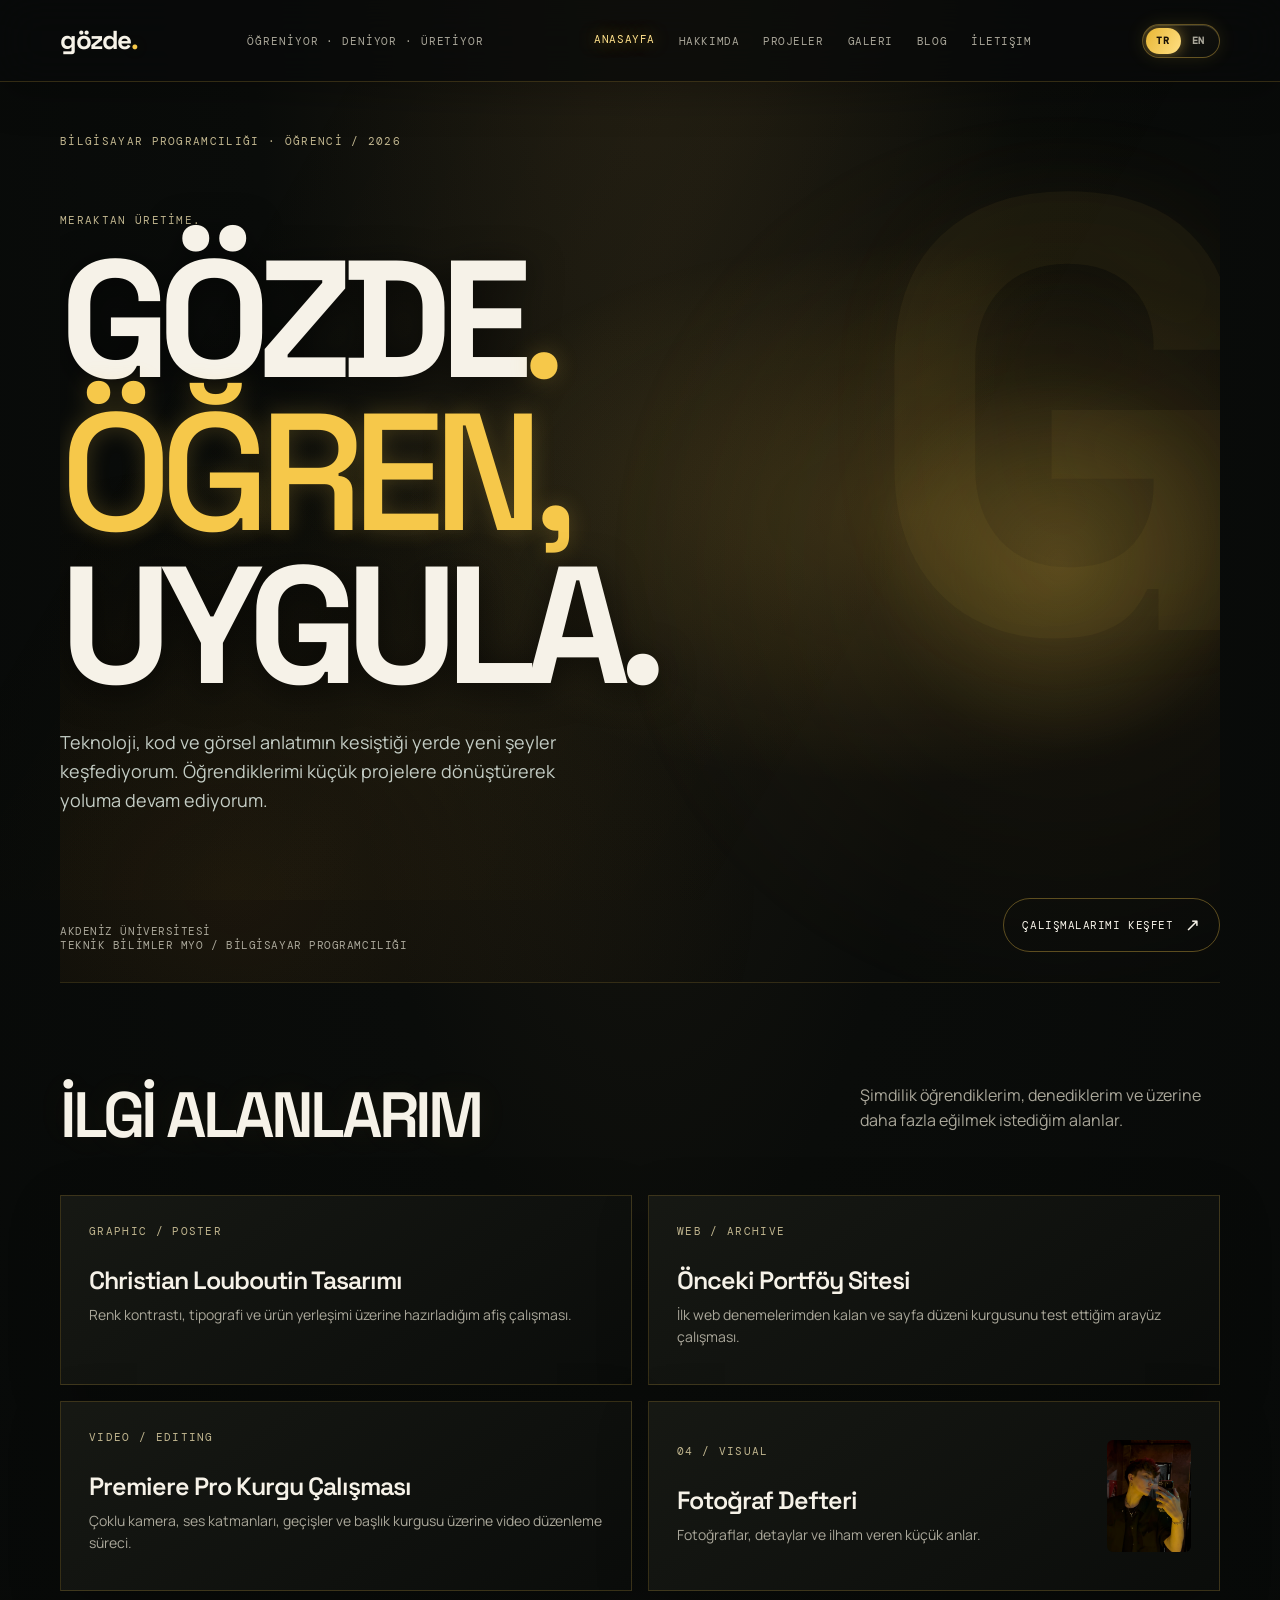
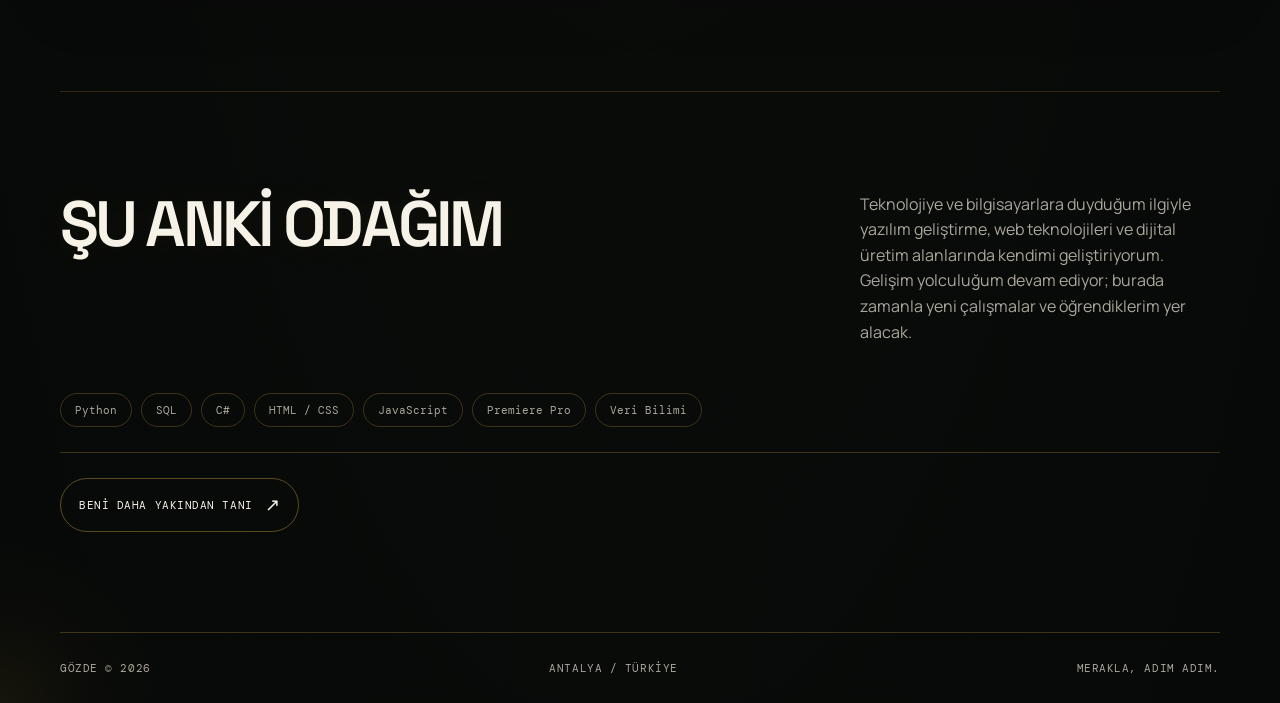
<file: index.html>
<!doctype html>
<html lang="tr">
<head>
  <meta charset="utf-8">
  <meta name="viewport" content="width=device-width,initial-scale=1">
  <meta name="theme-color" content="#101512">
  <meta name="description" content="Gözde — Bilgisayar Programcılığı öğrencisi, yazılım ve dijital üretim meraklısı." data-tr="Gözde — Bilgisayar Programcılığı öğrencisi, yazılım ve dijital üretim meraklısı." data-en="Gözde — Computer Programming student, software and digital creation enthusiast.">
  <title data-tr="Anasayfa — Gözde" data-en="Home — Gözde">Anasayfa — Gözde</title>
  <link rel="stylesheet" href="css/style.css">
</head>
<body>
  <header class="header">
    <a class="brand" href="index.html">gözde<span>.</span></a>
    <div class="status" data-tr="ÖĞRENİYOR · DENİYOR · ÜRETİYOR" data-en="LEARNING · EXPERIMENTING · BUILDING">ÖĞRENİYOR · DENİYOR · ÜRETİYOR</div>
    <button class="menu-toggle" aria-expanded="false" data-tr="MENÜ" data-en="MENU">MENÜ</button>
    <nav class="nav"><a class="active" href="index.html" data-tr="ANASAYFA" data-en="HOME">ANASAYFA</a><a class="" href="about.html" data-tr="HAKKIMDA" data-en="ABOUT">HAKKIMDA</a><a class="" href="projects.html" data-tr="PROJELER" data-en="PROJECTS">PROJELER</a><a class="" href="gallery.html" data-tr="GALERI" data-en="GALLERY">GALERI</a><a class="" href="blog.html" data-tr="BLOG" data-en="BLOG">BLOG</a><a class="" href="contact.html" data-tr="İLETIŞIM" data-en="CONTACT">İLETIŞIM</a></nav>
    <button class="lang-switch" id="langSwitch" type="button" aria-label="Dil değiştir / Switch language" data-lang="tr" title="Türkçe / English">
      <span class="lang-pill" aria-hidden="true"></span>
      <span class="lang-opt lang-tr active" data-lang="tr">TR</span>
      <span class="lang-opt lang-en" data-lang="en">EN</span>
      <span class="lang-shine" aria-hidden="true"></span>
    </button>
  </header>

  <main class="wrap">
    <section class="hero">
      <div class="eyebrow" data-tr="BİLGİSAYAR PROGRAMCILIĞI · ÖĞRENCİ / 2026" data-en="COMPUTER PROGRAMMING · STUDENT / 2026">BİLGİSAYAR PROGRAMCILIĞI · ÖĞRENCİ / 2026</div>
      <div class="hero-content">
        <div class="eyebrow" data-tr="MERAKTAN ÜRETİME." data-en="FROM CURIOSITY TO CREATION.">MERAKTAN ÜRETİME.</div>
        <h1>
          <span class="hero-line-1" data-tr="GÖZDE" data-en="GÖZDE">GÖZDE</span><span class="soft">.</span><br>
          <span class="soft hero-line-2" data-tr="ÖĞREN," data-en="LEARN,">ÖĞREN,</span><br>
          <span class="hero-line-3" data-tr="UYGULA." data-en="APPLY.">UYGULA.</span>
        </h1>
        <p data-tr="Teknoloji, kod ve görsel anlatımın kesiştiği yerde yeni şeyler keşfediyorum. Öğrendiklerimi küçük projelere dönüştürerek yoluma devam ediyorum." data-en="I explore new ideas where technology, code, and visual storytelling meet. I keep moving forward by turning what I learn into small projects.">Teknoloji, kod ve görsel anlatımın kesiştiği yerde yeni şeyler keşfediyorum. Öğrendiklerimi küçük projelere dönüştürerek yoluma devam ediyorum.</p>
      </div>
      <div class="hero-bottom">
        <p data-tr="AKDENİZ ÜNİVERSİTESİ<br>TEKNİK BİLİMLER MYO / BİLGİSAYAR PROGRAMCILIĞI" data-en="AKDENİZ UNIVERSITY<br>VOCATIONAL SCHOOL OF TECHNICAL SCIENCES / COMPUTER PROGRAMMING">AKDENİZ ÜNİVERSİTESİ<br>TEKNİK BİLİMLER MYO / BİLGİSAYAR PROGRAMCILIĞI</p>
        <a class="round-link" href="projects.html"><span data-tr="ÇALIŞMALARIMI KEŞFET" data-en="EXPLORE MY WORK">ÇALIŞMALARIMI KEŞFET</span> <span class="arrow">↗</span></a>
      </div>
    </section>

    <section class="section">
      <div class="section-head">
        <h2 data-tr="İLGİ ALANLARIM" data-en="MY INTERESTS">İLGİ ALANLARIM</h2>
        <p data-tr="Şimdilik öğrendiklerim, denediklerim ve üzerine daha fazla eğilmek istediğim alanlar." data-en="What I have learned so far, tried out, and areas I want to dive deeper into.">Şimdilik öğrendiklerim, denediklerim ve üzerine daha fazla eğilmek istediğim alanlar.</p>
      </div>
      <div class="feature-grid">
        <a class="feature reveal" href="projects.html">
          <span class="label" data-tr="GRAPHIC / POSTER" data-en="GRAPHIC / POSTER">GRAPHIC / POSTER</span>
          <h3 data-tr="Christian Louboutin Tasarımı" data-en="Christian Louboutin Design">Christian Louboutin Tasarımı</h3>
          <p data-tr="Renk kontrastı, tipografi ve ürün yerleşimi üzerine hazırladığım afiş çalışması." data-en="A poster design focusing on color contrast, typography, and product placement.">Renk kontrastı, tipografi ve ürün yerleşimi üzerine hazırladığım afiş çalışması.</p>
        </a>
        <a class="feature reveal" href="projects.html">
          <span class="label" data-tr="WEB / ARCHIVE" data-en="WEB / ARCHIVE">WEB / ARCHIVE</span>
          <h3 data-tr="Önceki Portföy Sitesi" data-en="Previous Portfolio Site">Önceki Portföy Sitesi</h3>
          <p data-tr="İlk web denemelerimden kalan ve sayfa düzeni kurgusunu test ettiğim arayüz çalışması." data-en="An early interface experiment from my first web attempts where I tested page layout structure.">İlk web denemelerimden kalan ve sayfa düzeni kurgusunu test ettiğim arayüz çalışması.</p>
        </a>
        <a class="feature reveal" href="projects.html">
          <span class="label" data-tr="VIDEO / EDITING" data-en="VIDEO / EDITING">VIDEO / EDITING</span>
          <h3 data-tr="Premiere Pro Kurgu Çalışması" data-en="Premiere Pro Editing Project">Premiere Pro Kurgu Çalışması</h3>
          <p data-tr="Çoklu kamera, ses katmanları, geçişler ve başlık kurgusu üzerine video düzenleme süreci." data-en="A video editing workflow covering multicam, audio layers, transitions, and title sequencing.">Çoklu kamera, ses katmanları, geçişler ve başlık kurgusu üzerine video düzenleme süreci.</p>
        </a>
        <a class="feature reveal feature-with-photo" href="gallery.html">
          <div class="feature-text">
            <span class="label" data-tr="04 / VISUAL" data-en="04 / VISUAL">04 / VISUAL</span>
            <h3 data-tr="Fotoğraf Defteri" data-en="Photo Journal">Fotoğraf Defteri</h3>
            <p data-tr="Fotoğraflar, detaylar ve ilham veren küçük anlar." data-en="Photographs, details, and inspiring little moments.">Fotoğraflar, detaylar ve ilham veren küçük anlar.</p>
          </div>
          <img src="images/1.jpeg" alt="Görsel Dünyam" data-tr-alt="Görsel Dünyam" data-en-alt="My Visual World" class="mini-card-photo">
        </a>
      </div>
    </section>

    <section class="section">
      <div class="section-head">
        <h2 data-tr="ŞU ANKİ ODAĞIM" data-en="CURRENT FOCUS">ŞU ANKİ ODAĞIM</h2>
        <p data-tr="Teknolojiye ve bilgisayarlara duyduğum ilgiyle yazılım geliştirme, web teknolojileri ve dijital üretim alanlarında kendimi geliştiriyorum. Gelişim yolculuğum devam ediyor; burada zamanla yeni çalışmalar ve öğrendiklerim yer alacak." data-en="Driven by my curiosity for technology and computers, I am growing in software development, web technologies, and digital production. My learning journey continues, and new work will join here over time.">Teknolojiye ve bilgisayarlara duyduğum ilgiyle yazılım geliştirme, web teknolojileri ve dijital üretim alanlarında kendimi geliştiriyorum. Gelişim yolculuğum devam ediyor; burada zamanla yeni çalışmalar ve öğrendiklerim yer alacak.</p>
      </div>
      <div class="skills">
        <span>Python</span>
        <span>SQL</span>
        <span>C#</span>
        <span>HTML / CSS</span>
        <span>JavaScript</span>
        <span>Premiere Pro</span>
        <span data-tr="Veri Bilimi" data-en="Data Science">Veri Bilimi</span>
      </div>
      <div class="subtle-line"></div>
      <a class="round-link" href="about.html"><span data-tr="BENİ DAHA YAKINDAN TANI" data-en="GET TO KNOW ME BETTER">BENİ DAHA YAKINDAN TANI</span> <span class="arrow">↗</span></a>
    </section>
  </main>

  <footer class="footer wrap">
    <span>GÖZDE © <span id="year"></span></span>
    <span data-tr="ANTALYA / TÜRKİYE" data-en="ANTALYA / TÜRKIYE">ANTALYA / TÜRKİYE</span>
    <span data-tr="MERAKLA, ADIM ADIM." data-en="STEP BY STEP, WITH CURIOSITY.">MERAKLA, ADIM ADIM.</span>
  </footer>

  <script src="js/main.js"></script>
</body>
</html>
</file>
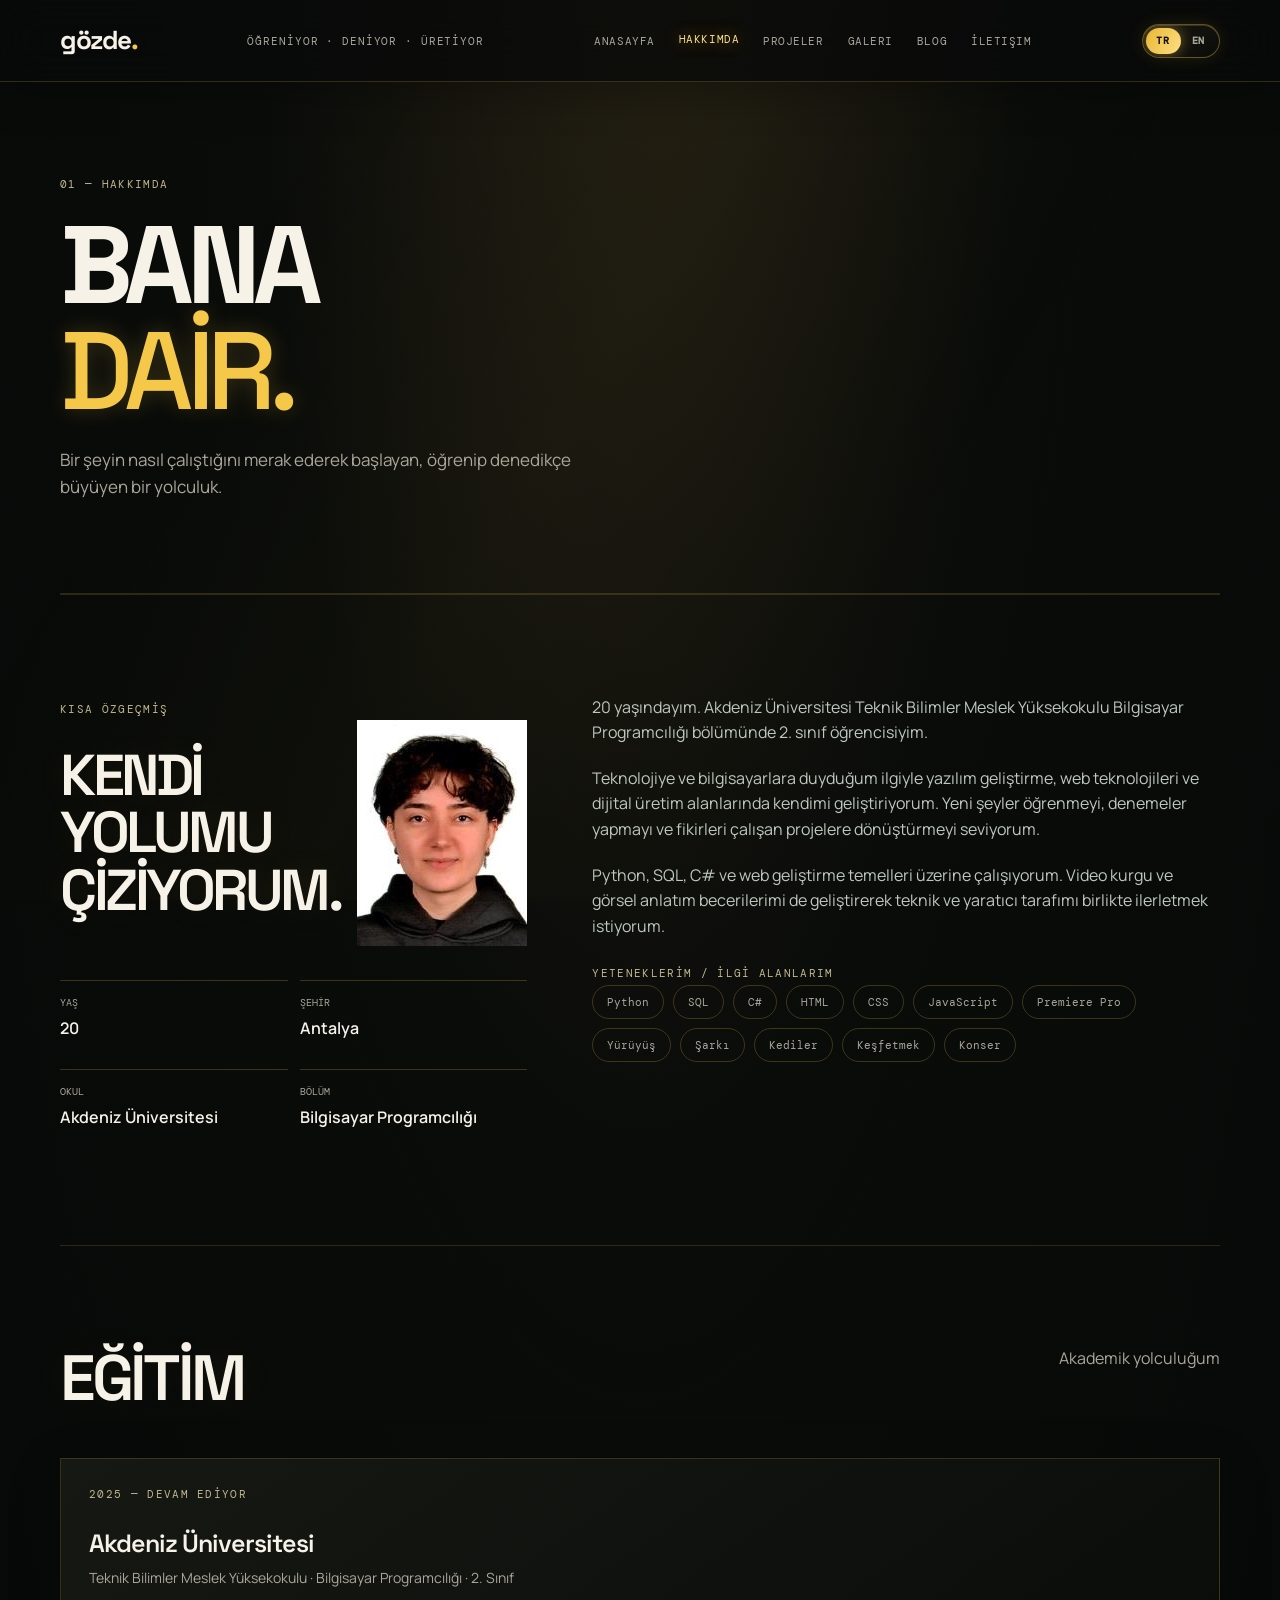
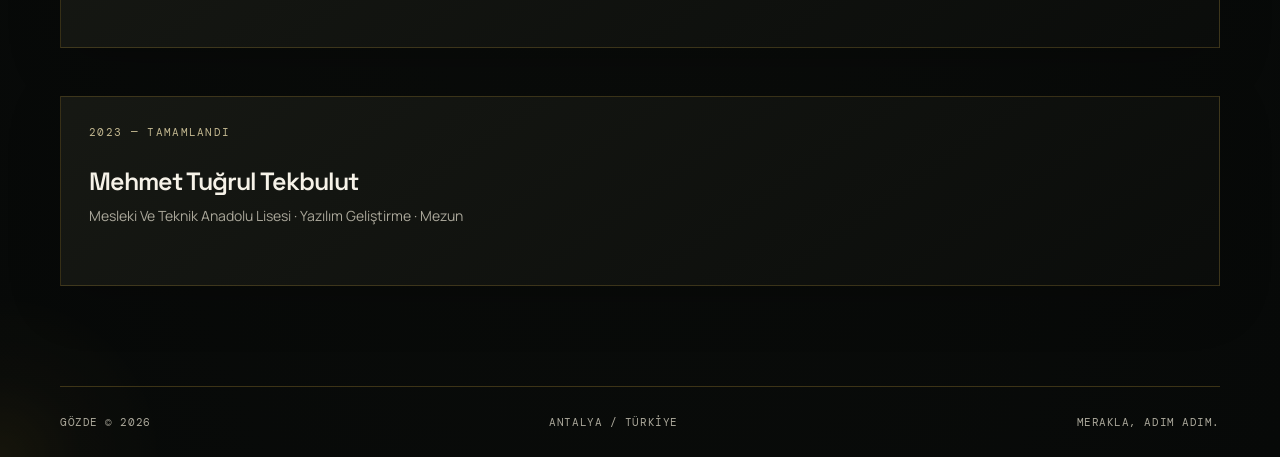
<file: about.html>
<!doctype html>
<html lang="tr">

<head>
    <meta charset="utf-8">
    <meta name="viewport" content="width=device-width,initial-scale=1">
    <meta name="theme-color" content="#101512">
    <meta name="description" content="Gözde — Bilgisayar Programcılığı öğrencisi, yazılım ve dijital üretim meraklısı." data-tr="Gözde — Bilgisayar Programcılığı öğrencisi, yazılım ve dijital üretim meraklısı." data-en="Gözde — Computer Programming student, software and digital creation enthusiast.">
    <title data-tr="Hakkımda — Gözde" data-en="About — Gözde">Hakkımda — Gözde</title>
    <link rel="stylesheet" href="css/style.css">
</head>

<body>
    <header class="header">
    <a class="brand" href="index.html">gözde<span>.</span></a>
    <div class="status" data-tr="ÖĞRENİYOR · DENİYOR · ÜRETİYOR" data-en="LEARNING · EXPERIMENTING · BUILDING">ÖĞRENİYOR · DENİYOR · ÜRETİYOR</div>
    <button class="menu-toggle" aria-expanded="false" data-tr="MENÜ" data-en="MENU">MENÜ</button>
    <nav class="nav"><a class="" href="index.html" data-tr="ANASAYFA" data-en="HOME">ANASAYFA</a><a class="active" href="about.html" data-tr="HAKKIMDA" data-en="ABOUT">HAKKIMDA</a><a class="" href="projects.html" data-tr="PROJELER" data-en="PROJECTS">PROJELER</a><a class="" href="gallery.html" data-tr="GALERI" data-en="GALLERY">GALERI</a><a class="" href="blog.html" data-tr="BLOG" data-en="BLOG">BLOG</a><a class="" href="contact.html" data-tr="İLETIŞIM" data-en="CONTACT">İLETIŞIM</a></nav>
    <button class="lang-switch" id="langSwitch" type="button" aria-label="Dil değiştir / Switch language" data-lang="tr" title="Türkçe / English">
      <span class="lang-pill" aria-hidden="true"></span>
      <span class="lang-opt lang-tr active" data-lang="tr">TR</span>
      <span class="lang-opt lang-en" data-lang="en">EN</span>
      <span class="lang-shine" aria-hidden="true"></span>
    </button>
  </header>
    <main class="wrap">
        <section class="inner-hero">
            <div class="eyebrow" data-tr="01 — HAKKIMDA" data-en="01 — ABOUT">01 — HAKKIMDA</div>
            <h1>
              <span data-tr="BANA" data-en="ABOUT">BANA</span><br>
              <em data-tr="DAİR." data-en="ME.">DAİR.</em>
            </h1>
            <p data-tr="Bir şeyin nasıl çalıştığını merak ederek başlayan, öğrenip denedikçe büyüyen bir yolculuk." data-en="A journey that started with wondering how things work and grows as I learn and experiment.">Bir şeyin nasıl çalıştığını merak ederek başlayan, öğrenip denedikçe büyüyen bir yolculuk.</p>
        </section>
        <section class="section two-col">
            <div><span class="eyebrow" data-tr="KISA ÖZGEÇMİŞ" data-en="SHORT BIO">KISA ÖZGEÇMİŞ</span>
               <div class="heading-photo-row">
    <h2 class="big-heading" data-tr="KENDİ<br>YOLUMU<br>ÇİZİYORUM." data-en="CHARTING<br>MY OWN<br>PATH.">KENDİ<br>YOLUMU<br>ÇİZİYORUM.</h2>
    <img src="images/VESİKALİK.jpg" alt="Gözde" data-tr-alt="Gözde" data-en-alt="Gözde" class="side-photo">
</div>
                
                <div class="facts">
                    <div class="fact"><span data-tr="YAŞ" data-en="AGE">YAŞ</span><b>20</b></div>
                    <div class="fact"><span data-tr="ŞEHİR" data-en="CITY">ŞEHİR</span><b data-tr="Antalya" data-en="Antalya">Antalya</b></div>
                    <div class="fact"><span data-tr="OKUL" data-en="UNIVERSITY">OKUL</span><b data-tr="Akdeniz Üniversitesi" data-en="Akdeniz University">Akdeniz Üniversitesi</b></div>
                    <div class="fact"><span data-tr="BÖLÜM" data-en="MAJOR">BÖLÜM</span><b data-tr="Bilgisayar Programcılığı" data-en="Computer Programming">Bilgisayar Programcılığı</b></div>
                </div>
            </div>
            <div class="copy">
                <p data-tr="20 yaşındayım. Akdeniz Üniversitesi Teknik Bilimler Meslek Yüksekokulu Bilgisayar Programcılığı bölümünde 2. sınıf öğrencisiyim." data-en="I am 20 years old and a second-year Computer Programming student at Akdeniz University Vocational School of Technical Sciences.">20 yaşındayım. Akdeniz Üniversitesi Teknik Bilimler Meslek Yüksekokulu Bilgisayar Programcılığı bölümünde 2. sınıf öğrencisiyim.</p>
                <p data-tr="Teknolojiye ve bilgisayarlara duyduğum ilgiyle yazılım geliştirme, web teknolojileri ve dijital üretim alanlarında kendimi geliştiriyorum. Yeni şeyler öğrenmeyi, denemeler yapmayı ve fikirleri çalışan projelere dönüştürmeyi seviyorum." data-en="Driven by my curiosity for technology and computers, I am developing my skills in software development, web technologies, and digital creation. I enjoy learning new things, running experiments, and turning ideas into working projects.">Teknolojiye ve bilgisayarlara duyduğum ilgiyle yazılım geliştirme, web teknolojileri ve dijital üretim alanlarında kendimi geliştiriyorum. Yeni şeyler öğrenmeyi, denemeler yapmayı ve fikirleri çalışan projelere dönüştürmeyi seviyorum.</p>
                <p data-tr="Python, SQL, C# ve web geliştirme temelleri üzerine çalışıyorum. Video kurgu ve görsel anlatım becerilerimi de geliştirerek teknik ve yaratıcı tarafımı birlikte ilerletmek istiyorum." data-en="I work on Python, SQL, C#, and web development fundamentals. By also advancing my video editing and visual storytelling skills, I want to grow both my technical and creative sides together.">Python, SQL, C# ve web geliştirme temelleri üzerine çalışıyorum. Video kurgu ve görsel anlatım becerilerimi de geliştirerek teknik ve yaratıcı tarafımı birlikte ilerletmek istiyorum.</p><span
                    class="eyebrow" data-tr="YETENEKLERİM / İLGİ ALANLARIM" data-en="SKILLS / INTERESTS">YETENEKLERİM / İLGİ ALANLARIM</span>
                <div class="skills">
                    <span>Python</span><span>SQL</span><span>C#</span><span>HTML</span><span>CSS</span><span>JavaScript</span><span>Premiere Pro</span><span data-tr="Yürüyüş" data-en="Walking">Yürüyüş</span><span data-tr="Şarkı" data-en="Music">Şarkı</span><span data-tr="Kediler" data-en="Cats">Kediler</span><span data-tr="Keşfetmek" data-en="Exploring">Keşfetmek</span><span data-tr="Konser" data-en="Concerts">Konser</span></div>
            </div>
        </section>
        <section class="section">
            <div class="section-head">
                <h2 data-tr="EĞİTİM" data-en="EDUCATION">EĞİTİM</h2>
                <p data-tr="Akademik yolculuğum" data-en="My academic journey">Akademik yolculuğum</p>
            </div>
            <div class="feature"><span class="label" data-tr="2025 — DEVAM EDİYOR" data-en="2025 — PRESENT">2025 — DEVAM EDİYOR</span>
                <h3 data-tr="Akdeniz Üniversitesi" data-en="Akdeniz University">Akdeniz Üniversitesi</h3>
                <p data-tr="Teknik Bilimler Meslek Yüksekokulu · Bilgisayar Programcılığı · 2. Sınıf" data-en="Vocational School of Technical Sciences · Computer Programming · 2nd Year">Teknik Bilimler Meslek Yüksekokulu · Bilgisayar Programcılığı · 2. Sınıf</p>
            </div>
            <div class="section-head">
               
                
            </div>
            <div class="feature"><span class="label" data-tr="2023 — TAMAMLANDI" data-en="2023 — COMPLETED">2023 — TAMAMLANDI</span>
                <h3 data-tr="Mehmet Tuğrul Tekbulut" data-en="Mehmet Tuğrul Tekbulut">Mehmet Tuğrul Tekbulut</h3>
                <p data-tr="Mesleki Ve Teknik Anadolu Lisesi · Yazılım Geliştirme · Mezun" data-en="Vocational and Technical Anatolian High School · Software Development · Graduate">Mesleki Ve Teknik Anadolu Lisesi · Yazılım Geliştirme · Mezun</p>
            </div>
        </section>
           
    </main>
    <footer class="footer wrap">
    <span>GÖZDE © <span id="year"></span></span>
    <span data-tr="ANTALYA / TÜRKİYE" data-en="ANTALYA / TÜRKIYE">ANTALYA / TÜRKİYE</span>
    <span data-tr="MERAKLA, ADIM ADIM." data-en="STEP BY STEP, WITH CURIOSITY.">MERAKLA, ADIM ADIM.</span>
  </footer>
    <script src="js/main.js"></script>
</body>

</html>
</file>
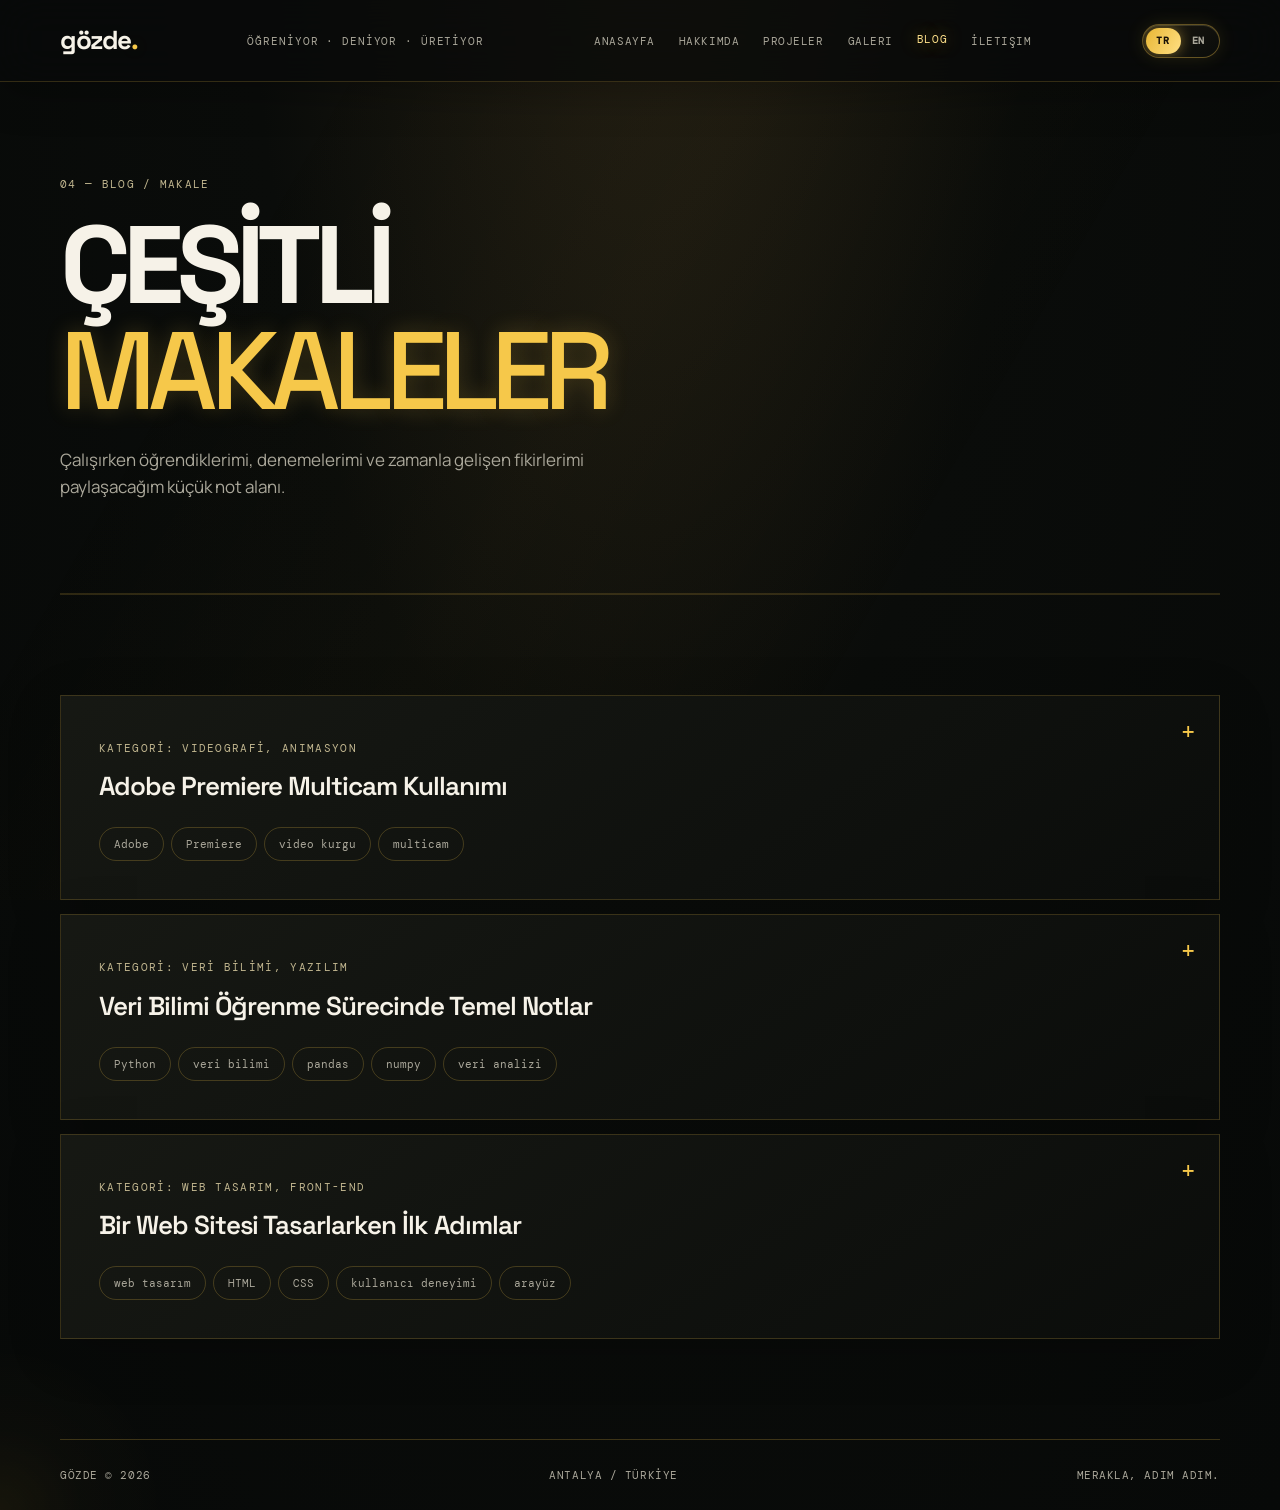
<file: blog.html>
<!doctype html>
<html lang="tr">

<head>
    <meta charset="utf-8">
    <meta name="viewport" content="width=device-width,initial-scale=1">
    <meta name="theme-color" content="#101512">
    <meta name="description" content="Gözde — Bilgisayar Programcılığı öğrencisi, yazılım ve dijital üretim meraklısı." data-tr="Gözde — Bilgisayar Programcılığı öğrencisi, yazılım ve dijital üretim meraklısı." data-en="Gözde — Computer Programming student, software and digital creation enthusiast.">
    <title data-tr="Blog — Gözde" data-en="Blog — Gözde">Blog — Gözde</title>
    <link rel="stylesheet" href="css/style.css">
</head>

<body>
    <header class="header">
    <a class="brand" href="index.html">gözde<span>.</span></a>
    <div class="status" data-tr="ÖĞRENİYOR · DENİYOR · ÜRETİYOR" data-en="LEARNING · EXPERIMENTING · BUILDING">ÖĞRENİYOR · DENİYOR · ÜRETİYOR</div>
    <button class="menu-toggle" aria-expanded="false" data-tr="MENÜ" data-en="MENU">MENÜ</button>
    <nav class="nav"><a class="" href="index.html" data-tr="ANASAYFA" data-en="HOME">ANASAYFA</a><a class="" href="about.html" data-tr="HAKKIMDA" data-en="ABOUT">HAKKIMDA</a><a class="" href="projects.html" data-tr="PROJELER" data-en="PROJECTS">PROJELER</a><a class="" href="gallery.html" data-tr="GALERI" data-en="GALLERY">GALERI</a><a class="active" href="blog.html" data-tr="BLOG" data-en="BLOG">BLOG</a><a class="" href="contact.html" data-tr="İLETIŞIM" data-en="CONTACT">İLETIŞIM</a></nav>
    <button class="lang-switch" id="langSwitch" type="button" aria-label="Dil değiştir / Switch language" data-lang="tr" title="Türkçe / English">
      <span class="lang-pill" aria-hidden="true"></span>
      <span class="lang-opt lang-tr active" data-lang="tr">TR</span>
      <span class="lang-opt lang-en" data-lang="en">EN</span>
      <span class="lang-shine" aria-hidden="true"></span>
    </button>
  </header>
    <main class="wrap">
        <section class="inner-hero">
            <div class="eyebrow" data-tr="04 — BLOG / Makale" data-en="04 — BLOG / ARTICLES">04 — BLOG / Makale</div>
            <h1>
              <span data-tr="ÇEŞİTLİ" data-en="SELECTED">ÇEŞİTLİ</span><br>
              <em data-tr="MAKALELER" data-en="NOTES">MAKALELER</em>
            </h1>
            <p data-tr="Çalışırken öğrendiklerimi, denemelerimi ve zamanla gelişen fikirlerimi paylaşacağım küçük not alanı." data-en="A compact note space where I share what I learn while studying, my experiments, and evolving ideas.">Çalışırken öğrendiklerimi, denemelerimi ve zamanla gelişen fikirlerimi paylaşacağım küçük not alanı.</p>
        </section>
        <section class="section">
            <div class="blog-list">
                <article class="blog-entry reveal" tabindex="0" role="button" aria-expanded="false">
                    <span class="eyebrow" data-tr="KATEGORİ: VIDEOGRAFİ, ANIMASYON" data-en="CATEGORY: VIDEOGRAPHY, ANIMATION">KATEGORİ: VIDEOGRAFİ, ANIMASYON</span>
                    <h2 data-tr="Adobe Premiere Multicam Kullanımı" data-en="Using Multicam in Adobe Premiere">Adobe Premiere Multicam Kullanımı</h2>
                    <p class="excerpt" data-tr="İki veya daha fazla açıdan kaydedilmiş görüntüleri tek bir kurgu akışında birleştirmek, özellikle konuşma sahnelerinde, performans çekimlerinde veya röportajlarda izleyiciye çok daha dinamik bir anlatım sunar." data-en="Combining footage recorded from two or more angles into a single editing flow creates a far more dynamic narrative, especially in dialogue scenes, live performances, or interviews.">İki veya daha fazla açıdan kaydedilmiş görüntüleri tek bir kurgu akışında birleştirmek, özellikle konuşma sahnelerinde, performans çekimlerinde veya röportajlarda izleyiciye çok daha dinamik bir anlatım sunar.</p>
                    <div class="article-body">
                        <p data-tr="Adobe Premiere Pro'da multicam sürecine başlarken ilk adım, farklı kameralardan gelen görüntü ve ses dosyalarını aynı zaman çizgisinde hizalamaktır. Ses dalgalarını (Audio) temel alarak otomatik senkronizasyon yapmak, manuel hizalamaya göre hem çok daha hızlıdır hem de dudak ve ses uyumunda hata payını azaltır." data-en="When starting a multicam workflow in Adobe Premiere Pro, the first step is aligning video and audio clips from different cameras along the same timeline. Auto-syncing based on Audio waveforms is much faster than manual alignment and reduces lip-sync drift.">Adobe Premiere Pro'da multicam sürecine başlarken ilk adım, farklı kameralardan gelen görüntü ve ses dosyalarını aynı zaman çizgisinde hizalamaktır. Ses dalgalarını (Audio) temel alarak otomatik senkronizasyon yapmak, manuel hizalamaya göre hem çok daha hızlıdır hem de dudak ve ses uyumunda hata payını azaltır.</p>
                        <p data-tr="Senkronizasyon tamamlandıktan sonra oluşturulan multi-camera kaynak dizisi (Multi-Camera Source Sequence), kurgu masasında tüm açıları aynı anda görmeni sağlar. Program monitöründe açı değişimlerini canlı olarak işaretlemek, sahnenin duygusuna ve konuşmanın vurgusuna göre en doğru kameraya geçmeyi kolaylaştırır. Ham kesim bittikten sonra ise zaman çizelgesinde ince ayarlar yapmak, geçiş sürelerini dengelemek ve ses seviyelerini eşitlemek kurguyu tamamlar." data-en="Once synced, the Multi-Camera Source Sequence lets you view all camera angles at once during editing. Marking live angle switches in the Program Monitor makes it easier to cut to the right camera for the emotion of the scene and emphasis of speech. After the rough cut, fine-tuning on the timeline, balancing transition lengths, and normalizing audio levels finish the edit.">Senkronizasyon tamamlandıktan sonra oluşturulan multi-camera kaynak dizisi (Multi-Camera Source Sequence), kurgu masasında tüm açıları aynı anda görmeni sağlar. Program monitöründe açı değişimlerini canlı olarak işaretlemek, sahnenin duygusuna ve konuşmanın vurgusuna göre en doğru kameraya geçmeyi kolaylaştırır. Ham kesim bittikten sonra ise zaman çizelgesinde ince ayarlar yapmak, geçiş sürelerini dengelemek ve ses seviyelerini eşitlemek kurguyu tamamlar.</p>
                    </div>
                    <div class="tags">
                        <span>Adobe</span>
                        <span>Premiere</span>
                        <span data-tr="video kurgu" data-en="video editing">video kurgu</span>
                        <span>multicam</span>
                    </div>
                </article>

                <article class="blog-entry reveal" tabindex="0" role="button" aria-expanded="false">
                    <span class="eyebrow" data-tr="KATEGORİ: VERİ BİLİMİ, YAZILIM" data-en="CATEGORY: DATA SCIENCE, SOFTWARE">KATEGORİ: VERİ BİLİMİ, YAZILIM</span>
                    <h2 data-tr="Veri Bilimi Öğrenme Sürecinde Temel Notlar" data-en="Core Notes on Learning Data Science">Veri Bilimi Öğrenme Sürecinde Temel Notlar</h2>
                    <p class="excerpt" data-tr="Veri bilimi konularına çalışırken ilk fark ettiğim şey, modelleme veya grafik aşamasından önce veriyi anlamanın ve temizlemenin ne kadar belirleyici olduğudur." data-en="The first thing I noticed while studying data science is how decisive understanding and cleaning the data is before any modeling or charting stage.">Veri bilimi konularına çalışırken ilk fark ettiğim şey, modelleme veya grafik aşamasından önce veriyi anlamanın ve temizlemenin ne kadar belirleyici olduğudur.</p>
                    <div class="article-body">
                        <p data-tr="Ham veriler çoğu zaman eksik değerler, tutarsız formatlar veya uç değerler içerir; bu yüzden Python ekosisteminde pandas ve numPy ile veri ön işleme adımlarını sağlam kurmak tüm analizin güvenilirliğini doğrudan etkiler." data-en="Raw datasets often contain missing values, inconsistent formats, or outliers, so building solid preprocessing steps with pandas and NumPy in Python directly shapes the reliability of the entire analysis.">Ham veriler çoğu zaman eksik değerler, tutarsız formatlar veya uç değerler içerir; bu yüzden Python ekosisteminde pandas ve numPy ile veri ön işleme adımlarını sağlam kurmak tüm analizin güvenilirliğini doğrudan etkiler.</p>
                        <p data-tr="Veri manipülasyonunun ardından veri okuryazarlığı ve görselleştirme devreye girer. Bir dağılımı veya ilişkiyi doğru grafikle göstermediğinizde verideki örüntüler gözden kaçabilir. Ders notlarımda her kavramı yalnızca tanımıyla değil, küçük bir veri seti üzerinde uygulayarak ve çıktıyı yorumlayarak pekiştirmeye odaklanıyorum; çünkü verinin ne anlattığını okumak, kod yazmak kadar önemli bir beceri." data-en="Data literacy and visualization follow data manipulation. Without the right chart to show a distribution or relationship, patterns can easily slip by. In my study notes, I reinforce each concept by practicing on a small dataset and interpreting the output rather than memorizing definitions alone—because reading what data says is just as essential as writing code.">Veri manipülasyonunun ardından veri okuryazarlığı ve görselleştirme devreye girer. Bir dağılımı veya ilişkiyi doğru grafikle göstermediğinizde verideki örüntüler gözden kaçabilir. Ders notlarımda her kavramı yalnızca tanımıyla değil, küçük bir veri seti üzerinde uygulayarak ve çıktıyı yorumlayarak pekiştirmeye odaklanıyorum; çünkü verinin ne anlattığını okumak, kod yazmak kadar önemli bir beceri.</p>
                    </div>
                    <div class="tags">
                        <span>Python</span>
                        <span data-tr="veri bilimi" data-en="data science">veri bilimi</span>
                        <span>pandas</span>
                        <span>numpy</span>
                        <span data-tr="veri analizi" data-en="data analysis">veri analizi</span>
                    </div>
                </article>

                <article class="blog-entry reveal" tabindex="0" role="button" aria-expanded="false">
                    <span class="eyebrow" data-tr="KATEGORİ: WEB TASARIM, FRONT-END" data-en="CATEGORY: WEB DESIGN, FRONT-END">KATEGORİ: WEB TASARIM, FRONT-END</span>
                    <h2 data-tr="Bir Web Sitesi Tasarlarken İlk Adımlar" data-en="First Steps When Designing a Website">Bir Web Sitesi Tasarlarken İlk Adımlar</h2>
                    <p class="excerpt" data-tr="Bir web sitesine başlarken görsel efektlerden önce içeriğin nasıl akacağını ve kullanıcının aradığı bilgiye ne kadar hızlı ulaşacağını netleştirmek gerekiyor." data-en="Before adding visual effects to a website, it is essential to clarify how content flows and how quickly visitors reach what they are looking for.">Bir web sitesine başlarken görsel efektlerden önce içeriğin nasıl akacağını ve kullanıcının aradığı bilgiye ne kadar hızlı ulaşacağını netleştirmek gerekiyor.</p>
                    <div class="article-body">
                        <p data-tr="Sayfa hiyerarşisi kurulmadan seçilen renkler veya yazı tipleri, ziyaretçinin dikkatini dağıtabilir. Bu nedenle önce hangi bölümlerin yer alacağını, hangi başlığın neyi öne çıkaracağını ve gezinme düzeninin nasıl sade tutulacağını planlıyorum." data-en="Colors and typefaces chosen before establishing visual hierarchy can distract visitors. That is why I first plan which sections belong on the page, what each heading highlights, and how to keep navigation clean.">Sayfa hiyerarşisi kurulmadan seçilen renkler veya yazı tipleri, ziyaretçinin dikkatini dağıtabilir. Bu nedenle önce hangi bölümlerin yer alacağını, hangi başlığın neyi öne çıkaracağını ve gezinme düzeninin nasıl sade tutulacağını planlıyorum.</p>
                        <p data-tr="Tipografi ve renk dengesinde okunabilirlik ile kontrastı önceliklendirmek, özellikle uzun metinlerde göz yorgunluğunu azaltır. HTML tarafında anlamsal etiketlerle temiz bir iskelet kurmak ve CSS ile farklı ekran boyutlarına uyum sağlayan esnek bir yapı oluşturmak ise tasarımın hem masaüstünde hem de mobilde tutarlı çalışmasını sağlar." data-en="Prioritizing readability and contrast in typography and color balance reduces eye strain, especially in longer passages. Building a clean skeleton with semantic HTML and a responsive layout in CSS keeps the design consistent across desktop and mobile.">Tipografi ve renk dengesinde okunabilirlik ile kontrastı önceliklendirmek, özellikle uzun metinlerde göz yorgunluğunu azaltır. HTML tarafında anlamsal etiketlerle temiz bir iskelet kurmak ve CSS ile farklı ekran boyutlarına uyum sağlayan esnek bir yapı oluşturmak ise tasarımın hem masaüstünde hem de mobilde tutarlı çalışmasını sağlar.</p>
                    </div>
                    <div class="tags">
                        <span data-tr="web tasarım" data-en="web design">web tasarım</span>
                        <span>HTML</span>
                        <span>CSS</span>
                        <span data-tr="kullanıcı deneyimi" data-en="user experience">kullanıcı deneyimi</span>
                        <span data-tr="arayüz" data-en="interface">arayüz</span>
                    </div>
                </article>
            </div>
        </section>
    </main>
    <footer class="footer wrap">
    <span>GÖZDE © <span id="year"></span></span>
    <span data-tr="ANTALYA / TÜRKİYE" data-en="ANTALYA / TÜRKIYE">ANTALYA / TÜRKİYE</span>
    <span data-tr="MERAKLA, ADIM ADIM." data-en="STEP BY STEP, WITH CURIOSITY.">MERAKLA, ADIM ADIM.</span>
  </footer>
    <script src="js/main.js"></script>
</body>

</html>
</file>
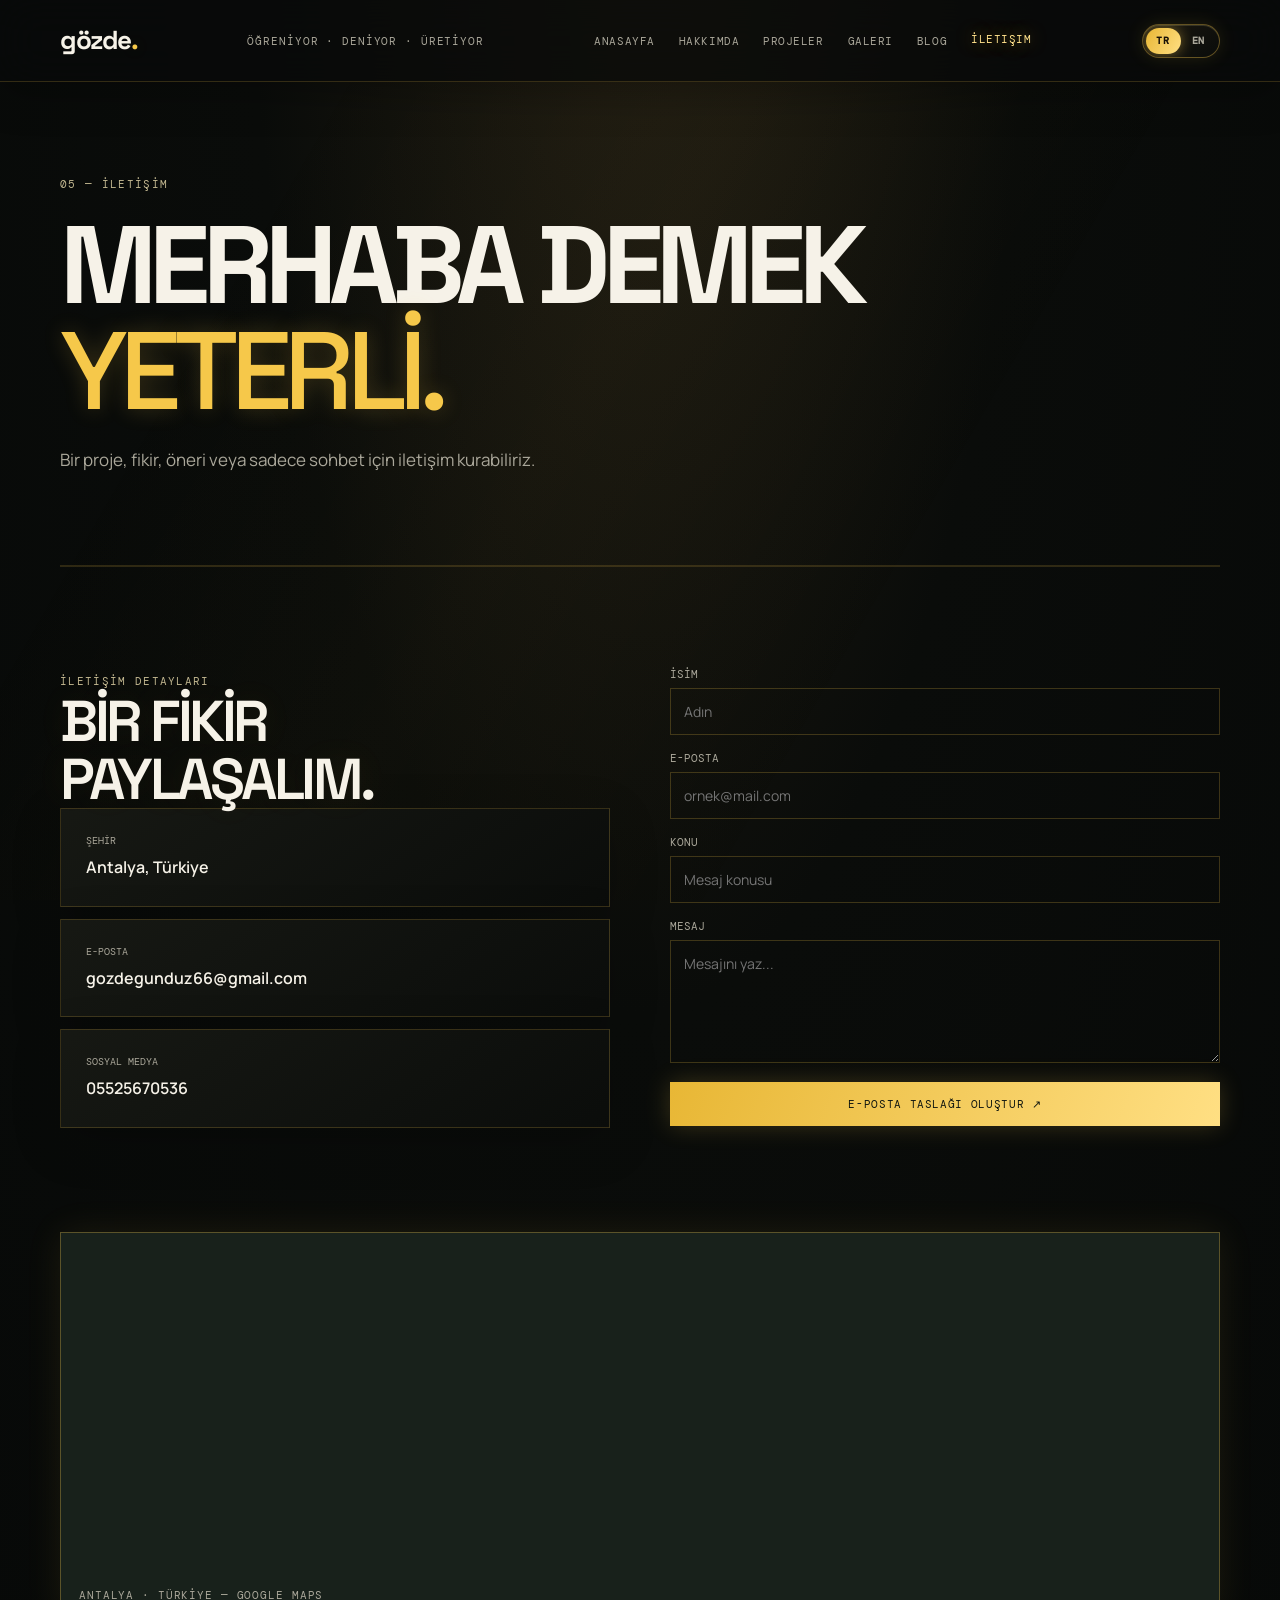
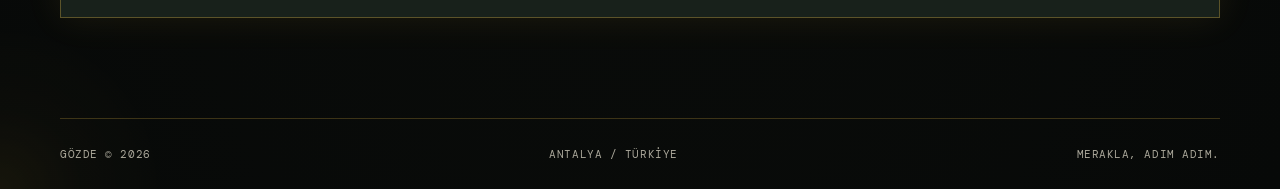
<file: contact.html>
<!doctype html>
<html lang="tr">

<head>
    <meta charset="utf-8">
    <meta name="viewport" content="width=device-width,initial-scale=1">
    <meta name="theme-color" content="#101512">
    <meta name="description" content="Gözde — Bilgisayar Programcılığı öğrencisi, yazılım ve dijital üretim meraklısı." data-tr="Gözde — Bilgisayar Programcılığı öğrencisi, yazılım ve dijital üretim meraklısı." data-en="Gözde — Computer Programming student, software and digital creation enthusiast.">
    <title data-tr="İletişim — Gözde" data-en="Contact — Gözde">İletişim — Gözde</title>
    <link rel="stylesheet" href="css/style.css">
</head>

<body>
    <header class="header">
    <a class="brand" href="index.html">gözde<span>.</span></a>
    <div class="status" data-tr="ÖĞRENİYOR · DENİYOR · ÜRETİYOR" data-en="LEARNING · EXPERIMENTING · BUILDING">ÖĞRENİYOR · DENİYOR · ÜRETİYOR</div>
    <button class="menu-toggle" aria-expanded="false" data-tr="MENÜ" data-en="MENU">MENÜ</button>
    <nav class="nav"><a class="" href="index.html" data-tr="ANASAYFA" data-en="HOME">ANASAYFA</a><a class="" href="about.html" data-tr="HAKKIMDA" data-en="ABOUT">HAKKIMDA</a><a class="" href="projects.html" data-tr="PROJELER" data-en="PROJECTS">PROJELER</a><a class="" href="gallery.html" data-tr="GALERI" data-en="GALLERY">GALERI</a><a class="" href="blog.html" data-tr="BLOG" data-en="BLOG">BLOG</a><a class="active" href="contact.html" data-tr="İLETIŞIM" data-en="CONTACT">İLETIŞIM</a></nav>
    <button class="lang-switch" id="langSwitch" type="button" aria-label="Dil değiştir / Switch language" data-lang="tr" title="Türkçe / English">
      <span class="lang-pill" aria-hidden="true"></span>
      <span class="lang-opt lang-tr active" data-lang="tr">TR</span>
      <span class="lang-opt lang-en" data-lang="en">EN</span>
      <span class="lang-shine" aria-hidden="true"></span>
    </button>
  </header>
    <main class="wrap">
        <section class="inner-hero">
            <div class="eyebrow" data-tr="05 — İLETİŞİM" data-en="05 — CONTACT">05 — İLETİŞİM</div>
            <h1>
              <span data-tr="MERHABA DEMEK" data-en="SAYING HELLO">MERHABA DEMEK</span><br>
              <em data-tr="YETERLİ." data-en="IS ENOUGH.">YETERLİ.</em>
            </h1>
            <p data-tr="Bir proje, fikir, öneri veya sadece sohbet için iletişim kurabiliriz." data-en="We can connect for a project, an idea, feedback, or simply a chat.">Bir proje, fikir, öneri veya sadece sohbet için iletişim kurabiliriz.</p>
        </section>
        <section class="section contact-grid">
            <div><span class="eyebrow" data-tr="İLETİŞİM DETAYLARI" data-en="CONTACT DETAILS">İLETİŞİM DETAYLARI</span>
                <h2 class="big-heading" data-tr="BİR FİKİR<br>PAYLAŞALIM." data-en="LET'S SHARE<br>AN IDEA.">BİR FİKİR<br>PAYLAŞALIM.</h2>
                <div class="contact-card"><span data-tr="ŞEHİR" data-en="CITY">ŞEHİR</span><b data-tr="Antalya, Türkiye" data-en="Antalya, Türkiye">Antalya, Türkiye</b></div>
                <div class="contact-card"><span data-tr="E-POSTA" data-en="EMAIL">E-POSTA</span><b>gozdegunduz66@gmail.com</b></div>
                <div class="contact-card"><span data-tr="SOSYAL MEDYA" data-en="SOCIAL / PHONE">SOSYAL MEDYA</span><b>05525670536</b></div>
            </div>
            <form class="form" id="contactForm">
                <label><span data-tr="İSİM" data-en="NAME">İSİM</span><input name="name" placeholder="Adın" data-tr-placeholder="Adın" data-en-placeholder="Your name" required></label>
                <label><span data-tr="E-POSTA" data-en="EMAIL">E-POSTA</span><input name="email" type="email" placeholder="ornek@mail.com" data-tr-placeholder="ornek@mail.com" data-en-placeholder="name@example.com" required></label>
                <label><span data-tr="KONU" data-en="SUBJECT">KONU</span><input name="subject" placeholder="Mesaj konusu" data-tr-placeholder="Mesaj konusu" data-en-placeholder="Message subject"></label>
                <label><span data-tr="MESAJ" data-en="MESSAGE">MESAJ</span><textarea name="message" rows="5" placeholder="Mesajını yaz..." data-tr-placeholder="Mesajını yaz..." data-en-placeholder="Write your message..." required></textarea></label>
                <button type="submit"><span data-tr="E-POSTA TASLAĞI OLUŞTUR" data-en="CREATE EMAIL DRAFT">E-POSTA TASLAĞI OLUŞTUR</span> ↗</button>
                <p class="eyebrow"></p>
            </form>
            <div class="contact-map"><iframe title="Antalya haritası" data-tr-title="Antalya haritası" data-en-title="Antalya map" loading="lazy"
                    src="https://maps.google.com/maps?q=Antalya%2C%20T%C3%BCrkiye&t=&z=12&ie=UTF8&iwloc=&output=embed"
                    referrerpolicy="no-referrer-when-downgrade"></iframe>
                <div class="map-caption" data-tr="ANTALYA · TÜRKİYE — GOOGLE MAPS" data-en="ANTALYA · TÜRKIYE — GOOGLE MAPS">ANTALYA · TÜRKİYE — GOOGLE MAPS</div>
            </div>
        </section>
    </main>
    <footer class="footer wrap">
    <span>GÖZDE © <span id="year"></span></span>
    <span data-tr="ANTALYA / TÜRKİYE" data-en="ANTALYA / TÜRKIYE">ANTALYA / TÜRKİYE</span>
    <span data-tr="MERAKLA, ADIM ADIM." data-en="STEP BY STEP, WITH CURIOSITY.">MERAKLA, ADIM ADIM.</span>
  </footer>
    <script src="js/main.js"></script>
</body>

</html>
</file>
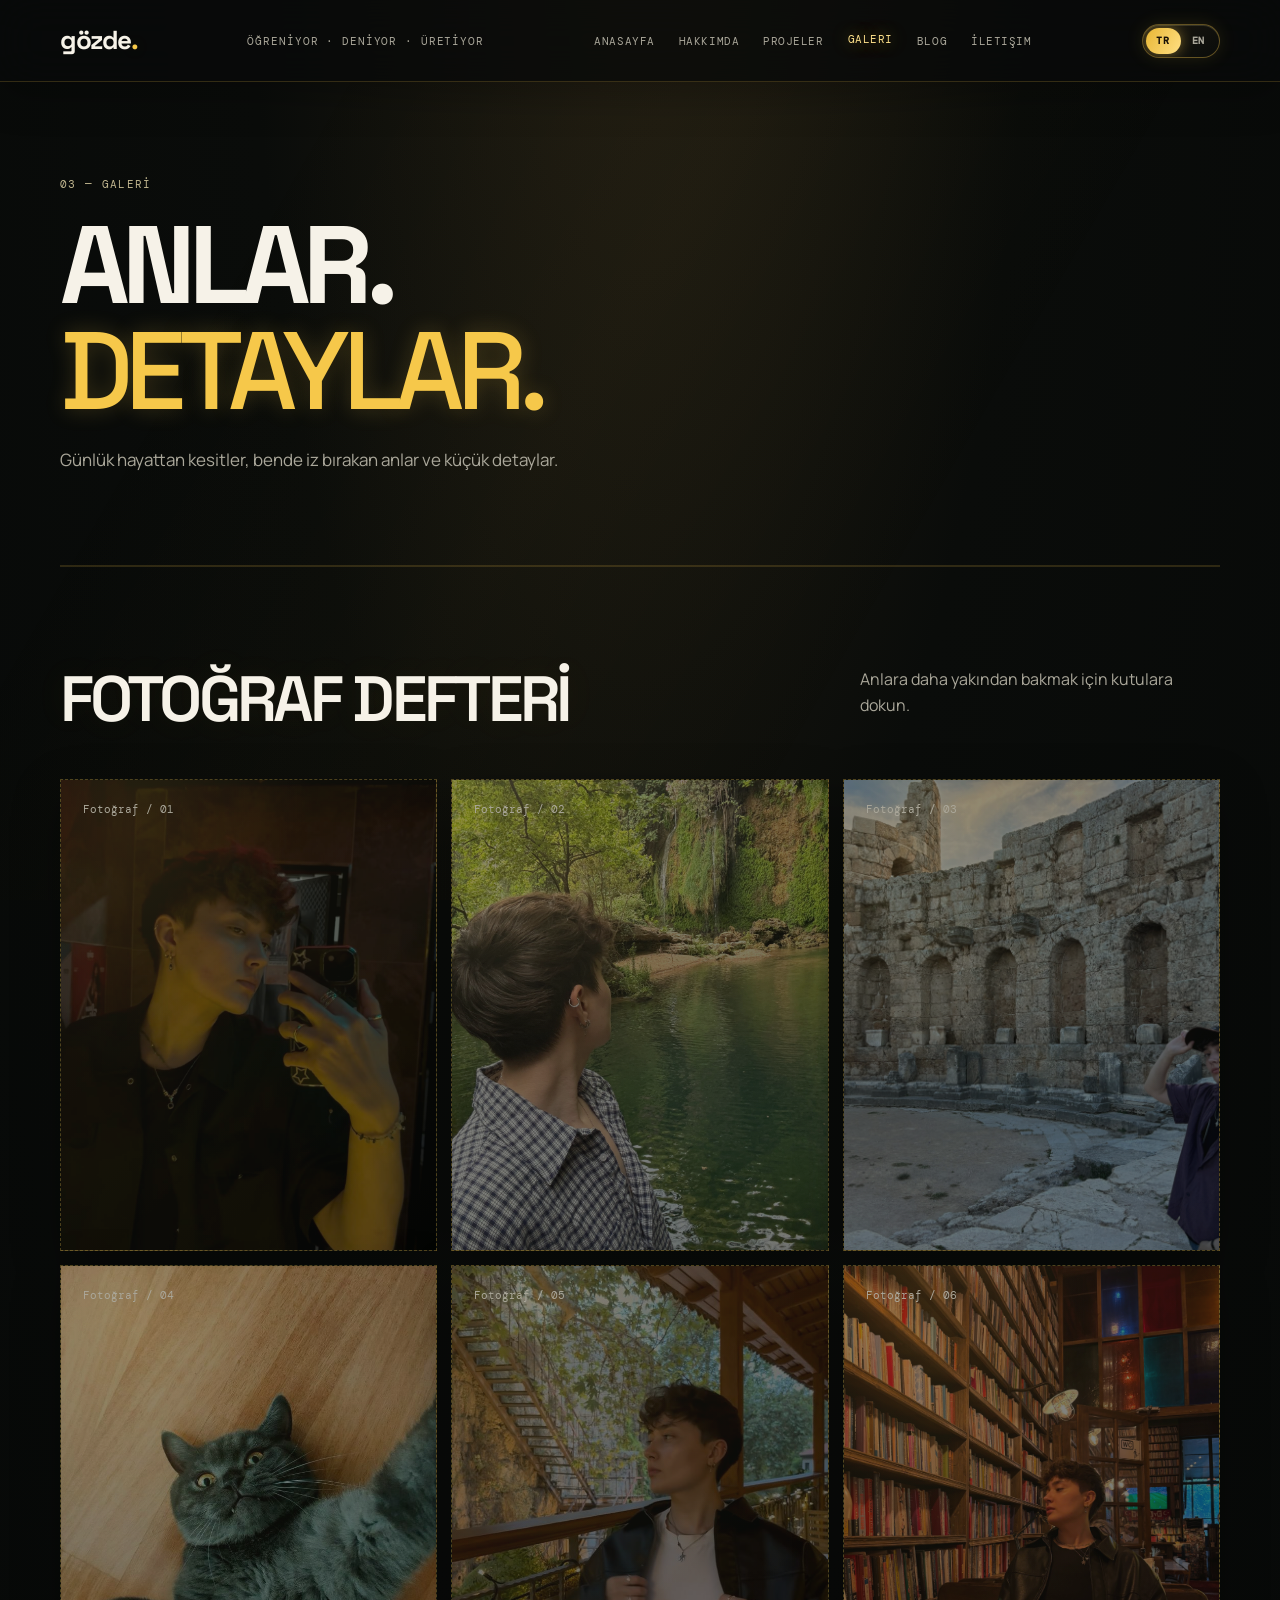
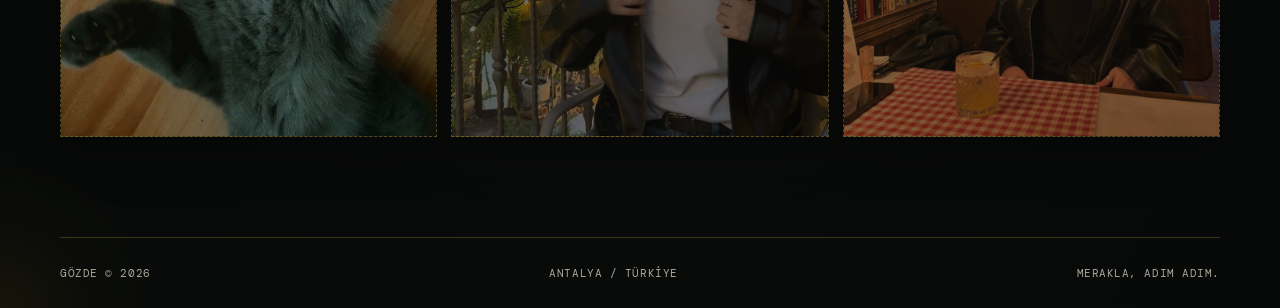
<file: gallery.html>
<!doctype html>
<html lang="tr">

<head>
    <meta charset="utf-8">
    <meta name="viewport" content="width=device-width,initial-scale=1">
    <meta name="theme-color" content="#101512">
    <meta name="description" content="Gözde — Bilgisayar Programcılığı öğrencisi, yazılım ve dijital üretim meraklısı." data-tr="Gözde — Bilgisayar Programcılığı öğrencisi, yazılım ve dijital üretim meraklısı." data-en="Gözde — Computer Programming student, software and digital creation enthusiast.">
    <title data-tr="Galeri — Gözde" data-en="Gallery — Gözde">Galeri — Gözde</title>
    <link rel="stylesheet" href="css/style.css">
</head>

<body>
    <header class="header">
    <a class="brand" href="index.html">gözde<span>.</span></a>
    <div class="status" data-tr="ÖĞRENİYOR · DENİYOR · ÜRETİYOR" data-en="LEARNING · EXPERIMENTING · BUILDING">ÖĞRENİYOR · DENİYOR · ÜRETİYOR</div>
    <button class="menu-toggle" aria-expanded="false" data-tr="MENÜ" data-en="MENU">MENÜ</button>
    <nav class="nav"><a class="" href="index.html" data-tr="ANASAYFA" data-en="HOME">ANASAYFA</a><a class="" href="about.html" data-tr="HAKKIMDA" data-en="ABOUT">HAKKIMDA</a><a class="" href="projects.html" data-tr="PROJELER" data-en="PROJECTS">PROJELER</a><a class="active" href="gallery.html" data-tr="GALERI" data-en="GALLERY">GALERI</a><a class="" href="blog.html" data-tr="BLOG" data-en="BLOG">BLOG</a><a class="" href="contact.html" data-tr="İLETIŞIM" data-en="CONTACT">İLETIŞIM</a></nav>
    <button class="lang-switch" id="langSwitch" type="button" aria-label="Dil değiştir / Switch language" data-lang="tr" title="Türkçe / English">
      <span class="lang-pill" aria-hidden="true"></span>
      <span class="lang-opt lang-tr active" data-lang="tr">TR</span>
      <span class="lang-opt lang-en" data-lang="en">EN</span>
      <span class="lang-shine" aria-hidden="true"></span>
    </button>
  </header>
    <main class="wrap">
        <section class="inner-hero">
            <div class="eyebrow" data-tr="03 — GALERİ" data-en="03 — GALLERY">03 — GALERİ</div>
            <h1>
              <span data-tr="ANLAR." data-en="MOMENTS.">ANLAR.</span><br>
              <em data-tr="DETAYLAR." data-en="DETAILS.">DETAYLAR.</em>
            </h1>
            <p data-tr="Günlük hayattan kesitler, bende iz bırakan anlar ve küçük detaylar." data-en="Slices of everyday life, moments that stay with me, and small details.">Günlük hayattan kesitler, bende iz bırakan anlar ve küçük detaylar.</p>
        </section>
        <section class="section">
    <div class="section-head">
        <h2 data-tr="FOTOĞRAF DEFTERİ" data-en="PHOTO JOURNAL">FOTOĞRAF DEFTERİ</h2>
        <p data-tr="Anlara daha yakından bakmak için kutulara dokun." data-en="Tap or click any card to look closer at the moment.">Anlara daha yakından bakmak için kutulara dokun.</p>
    </div>

    <div class="gallery-grid">
        <div class="gallery-box" tabindex="0" role="button" aria-label="Fotoğraf alanını büyüt" data-tr-aria="Fotoğraf alanını büyüt" data-en-aria="Enlarge photo card" style="position: relative; overflow: hidden; min-height: 220px;">
            <img src="images/1.jpeg" alt="Moments" data-tr-alt="Anlar" data-en-alt="Moments" style="position: absolute; inset: 0; width: 100%; height: 100%; object-fit: cover; opacity: 0.45; z-index: 0;">
            <div style="position: relative; z-index: 1;">
                <span data-tr="Fotoğraf / 01" data-en="Photo / 01">Fotoğraf / 01</span>
            </div>
        </div>

        <div class="gallery-box" tabindex="0" role="button" aria-label="Fotoğraf alanını büyüt" data-tr-aria="Fotoğraf alanını büyüt" data-en-aria="Enlarge photo card" style="position: relative; overflow: hidden; min-height: 220px;">
            <img src="images/2.jpeg" alt="Details" data-tr-alt="Detaylar" data-en-alt="Details" style="position: absolute; inset: 0; width: 100%; height: 100%; object-fit: cover; opacity: 0.45; z-index: 0;">
            <div style="position: relative; z-index: 1;">
                <span data-tr="Fotoğraf / 02" data-en="Photo / 02">Fotoğraf / 02</span>
            </div>
        </div>

        <div class="gallery-box" tabindex="0" role="button" aria-label="Fotoğraf alanını büyüt" data-tr-aria="Fotoğraf alanını büyüt" data-en-aria="Enlarge photo card" style="position: relative; overflow: hidden; min-height: 220px;">
            <img src="images/3.jpeg" alt="Places" data-tr-alt="Mekanlar" data-en-alt="Places" style="position: absolute; inset: 0; width: 100%; height: 100%; object-fit: cover; opacity: 0.45; z-index: 0;">
            <div style="position: relative; z-index: 1;">
                <span data-tr="Fotoğraf / 03" data-en="Photo / 03">Fotoğraf / 03</span>
            </div>
        </div>

        <div class="gallery-box" tabindex="0" role="button" aria-label="Fotoğraf alanını büyüt" data-tr-aria="Fotoğraf alanını büyüt" data-en-aria="Enlarge photo card" style="position: relative; overflow: hidden; min-height: 220px;">
            <img src="images/4.jpeg" alt="Creative" data-tr-alt="Yaratıcı" data-en-alt="Creative" style="position: absolute; inset: 0; width: 100%; height: 100%; object-fit: cover; opacity: 0.45; z-index: 0;">
            <div style="position: relative; z-index: 1;">
                <span data-tr="Fotoğraf / 04" data-en="Photo / 04">Fotoğraf / 04</span>
            </div>
        </div>

        <div class="gallery-box" tabindex="0" role="button" aria-label="Fotoğraf alanını büyüt" data-tr-aria="Fotoğraf alanını büyüt" data-en-aria="Enlarge photo card" style="position: relative; overflow: hidden; min-height: 220px;">
            <img src="images/5.jpeg" alt="Colors" data-tr-alt="Renkler" data-en-alt="Colors" style="position: absolute; inset: 0; width: 100%; height: 100%; object-fit: cover; opacity: 0.45; z-index: 0;">
            <div style="position: relative; z-index: 1;">
                <span data-tr="Fotoğraf / 05" data-en="Photo / 05">Fotoğraf / 05</span>
            </div>
        </div>

        <div class="gallery-box" tabindex="0" role="button" aria-label="Fotoğraf alanını büyüt" data-tr-aria="Fotoğraf alanını büyüt" data-en-aria="Enlarge photo card" style="position: relative; overflow: hidden; min-height: 220px;">
            <img src="images/6.jpeg" alt="Memories" data-tr-alt="Anılar" data-en-alt="Memories" style="position: absolute; inset: 0; width: 100%; height: 100%; object-fit: cover; opacity: 0.45; z-index: 0;">
            <div style="position: relative; z-index: 1;">
                <span data-tr="Fotoğraf / 06" data-en="Photo / 06">Fotoğraf / 06</span>
            </div>
        </div>
    </div>
</section>
    </main>
    <footer class="footer wrap">
    <span>GÖZDE © <span id="year"></span></span>
    <span data-tr="ANTALYA / TÜRKİYE" data-en="ANTALYA / TÜRKIYE">ANTALYA / TÜRKİYE</span>
    <span data-tr="MERAKLA, ADIM ADIM." data-en="STEP BY STEP, WITH CURIOSITY.">MERAKLA, ADIM ADIM.</span>
  </footer>
    <script src="js/main.js"></script>
</body>

</html>
</file>
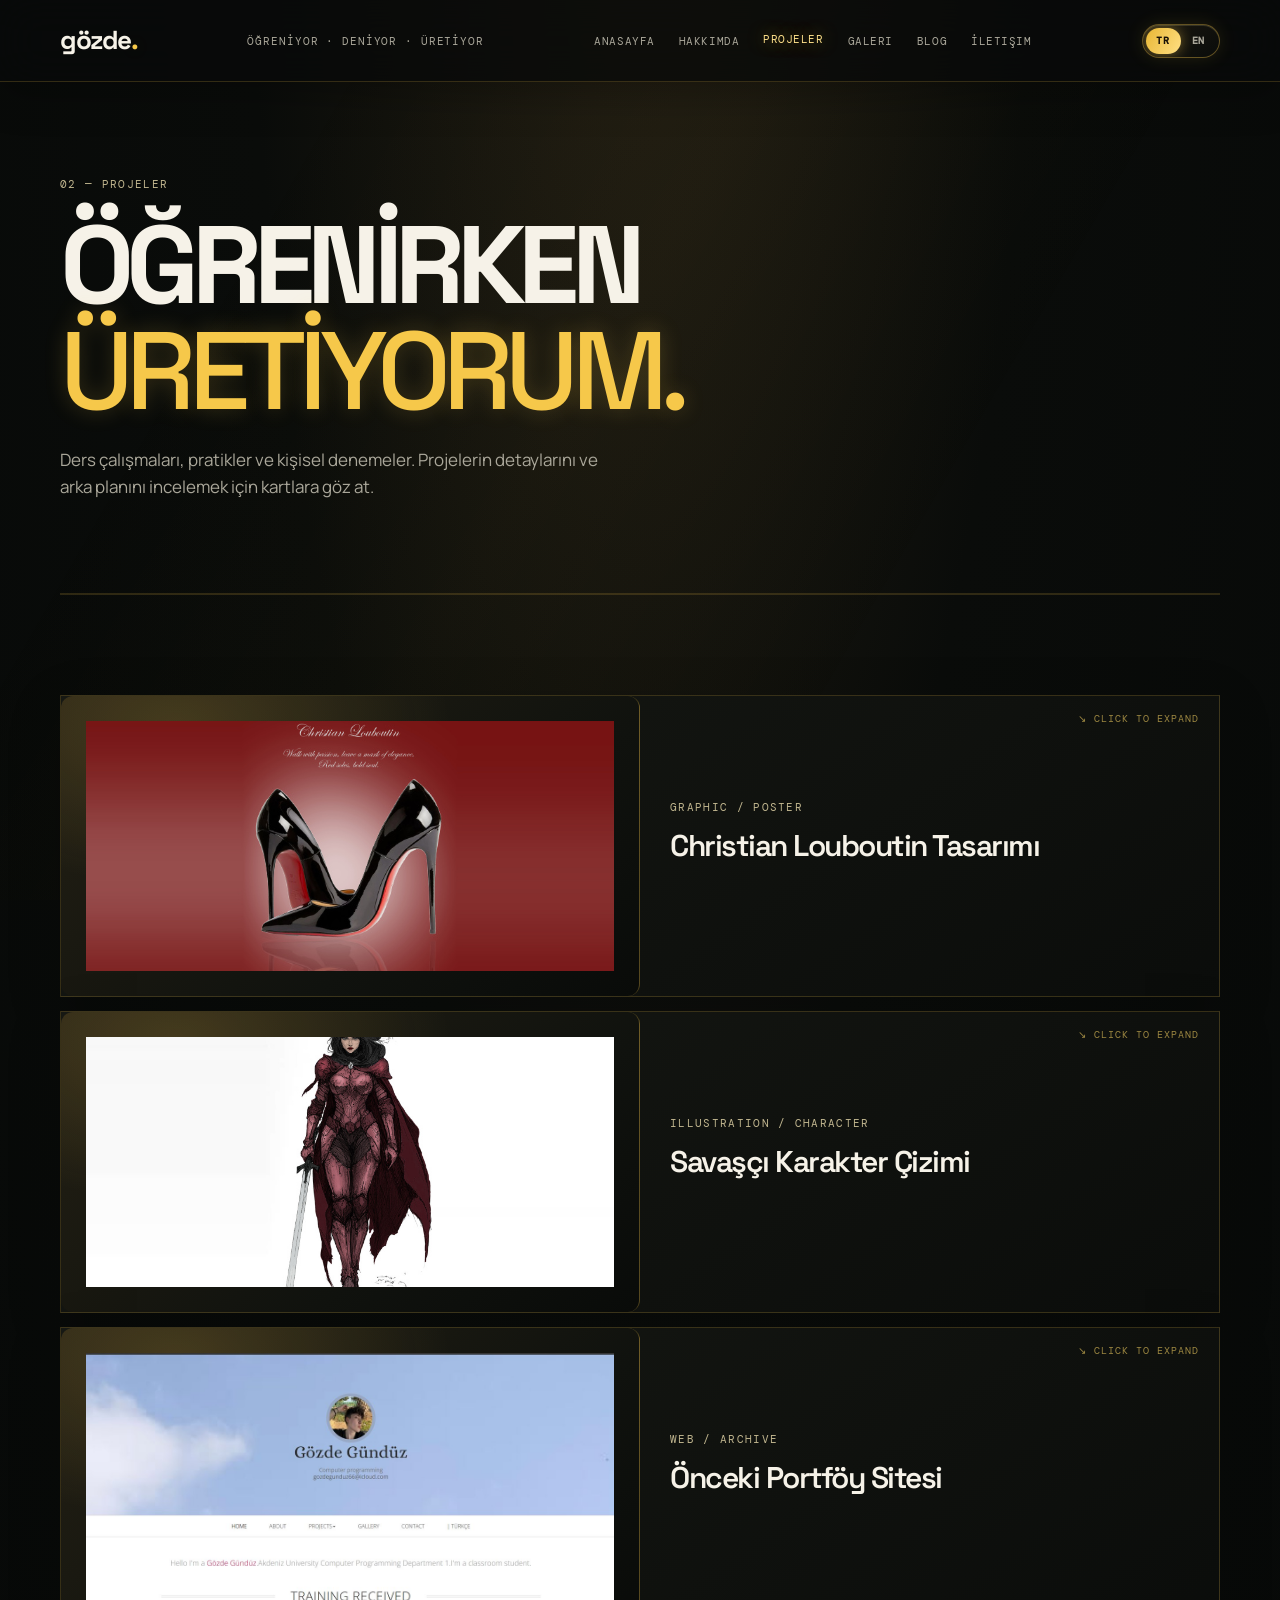
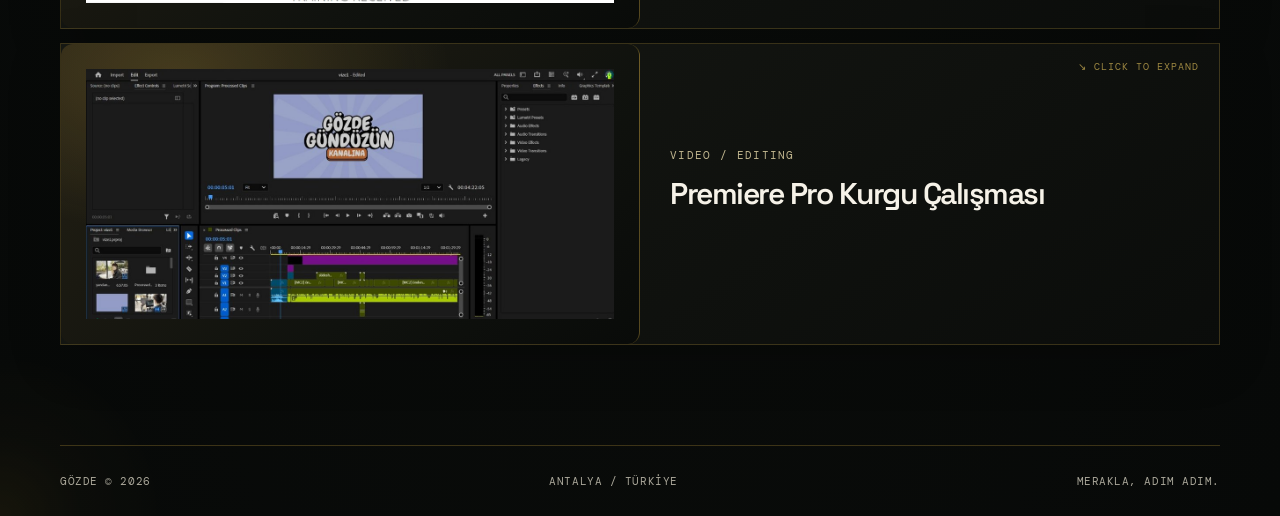
<file: projects.html>
<!doctype html>
<html lang="tr">

<head>
    <meta charset="utf-8">
    <meta name="viewport" content="width=device-width,initial-scale=1">
    <meta name="theme-color" content="#101512">
    <meta name="description" content="Gözde — Bilgisayar Programcılığı öğrencisi, yazılım ve dijital üretim meraklısı." data-tr="Gözde — Bilgisayar Programcılığı öğrencisi, yazılım ve dijital üretim meraklısı." data-en="Gözde — Computer Programming student, software and digital creation enthusiast.">
    <title data-tr="Projeler — Gözde" data-en="Projects — Gözde">Projeler — Gözde</title>
    <link rel="stylesheet" href="css/style.css">
</head>

<body>
    <header class="header">
    <a class="brand" href="index.html">gözde<span>.</span></a>
    <div class="status" data-tr="ÖĞRENİYOR · DENİYOR · ÜRETİYOR" data-en="LEARNING · EXPERIMENTING · BUILDING">ÖĞRENİYOR · DENİYOR · ÜRETİYOR</div>
    <button class="menu-toggle" aria-expanded="false" data-tr="MENÜ" data-en="MENU">MENÜ</button>
    <nav class="nav"><a class="" href="index.html" data-tr="ANASAYFA" data-en="HOME">ANASAYFA</a><a class="" href="about.html" data-tr="HAKKIMDA" data-en="ABOUT">HAKKIMDA</a><a class="active" href="projects.html" data-tr="PROJELER" data-en="PROJECTS">PROJELER</a><a class="" href="gallery.html" data-tr="GALERI" data-en="GALLERY">GALERI</a><a class="" href="blog.html" data-tr="BLOG" data-en="BLOG">BLOG</a><a class="" href="contact.html" data-tr="İLETIŞIM" data-en="CONTACT">İLETIŞIM</a></nav>
    <button class="lang-switch" id="langSwitch" type="button" aria-label="Dil değiştir / Switch language" data-lang="tr" title="Türkçe / English">
      <span class="lang-pill" aria-hidden="true"></span>
      <span class="lang-opt lang-tr active" data-lang="tr">TR</span>
      <span class="lang-opt lang-en" data-lang="en">EN</span>
      <span class="lang-shine" aria-hidden="true"></span>
    </button>
  </header>
    <main class="wrap">
        <section class="inner-hero">
            <div class="eyebrow" data-tr="02 — PROJELER" data-en="02 — PROJECTS">02 — PROJELER</div>
            <h1>
              <span data-tr="ÖĞRENİRKEN" data-en="BUILDING">ÖĞRENİRKEN</span><br>
              <em data-tr="ÜRETİYORUM." data-en="AS I LEARN.">ÜRETİYORUM.</em>
            </h1>
            <p data-tr="Ders çalışmaları, pratikler ve kişisel denemeler. Projelerin detaylarını ve arka planını incelemek için kartlara göz at." data-en="Coursework, practice pieces, and personal experiments. Click a card to inspect project details and background.">Ders çalışmaları, pratikler ve kişisel denemeler. Projelerin detaylarını ve arka planını incelemek için kartlara göz at.</p>
        </section>
       <section class="section">
    <div class="project-list">

        <article class="project reveal" tabindex="0" role="button" aria-expanded="false">
            <div class="visual-placeholder">
                <img src="images/Adsız Tasarım (2).jpg" alt="Christian Louboutin afiş tasarımı" data-tr-alt="Christian Louboutin afiş tasarımı" data-en-alt="Christian Louboutin poster design">
            </div>
            <div class="project-info">
                <span class="eyebrow" data-tr="GRAPHIC / POSTER" data-en="GRAPHIC / POSTER">GRAPHIC / POSTER</span>
                <h2 data-tr="Christian Louboutin Tasarımı" data-en="Christian Louboutin Design">Christian Louboutin Tasarımı</h2>
                <p data-tr="Renk kontrastı, tipografi ve ürün yerleşimi üzerine hazırladığım afiş çalışması." data-en="A poster design focusing on color contrast, typography, and product placement.">Renk kontrastı, tipografi ve ürün yerleşimi üzerine hazırladığım afiş çalışması.</p>
                <div class="tags"><span>Photoshop</span><span data-tr="Poster" data-en="Poster">Poster</span><span data-tr="Tipografi" data-en="Typography">Tipografi</span></div>
            </div>
        </article>

        <article class="project reveal" tabindex="0" role="button" aria-expanded="false">
            <div class="visual-placeholder">
                <img src="images/Adsız Tasarım (3).jpg" alt="Karakalem Renklendirme" data-tr-alt="Karakalem Renklendirme" data-en-alt="Sketch Coloring">
            </div>
            <div class="project-info">
                <span class="eyebrow" data-tr="ILLUSTRATION / CHARACTER" data-en="ILLUSTRATION / CHARACTER">ILLUSTRATION / CHARACTER</span>
                <h2 data-tr="Savaşçı Karakter Çizimi" data-en="Warrior Character Illustration">Savaşçı Karakter Çizimi</h2>
                <p data-tr="Koyu tonlar, zırh detayları ve duruş kompozisyonu üzerine karakter çalışması." data-en="A character study exploring dark tones, armor details, and pose composition.">Koyu tonlar, zırh detayları ve duruş kompozisyonu üzerine karakter çalışması.</p>
                <div class="tags"><span data-tr="İllüstrasyon" data-en="Illustration">İllüstrasyon</span><span data-tr="Karakter" data-en="Character">Karakter</span><span data-tr="Görsel" data-en="Visual">Görsel</span></div>
            </div>
        </article>

        <article class="project reveal" tabindex="0" role="button" aria-expanded="false">
            <div class="visual-placeholder">
                <img src="images/Adsız Tasarım (1).jpg" alt="Önceki kişisel portföy sitesi ekran görüntüsü" data-tr-alt="Önceki kişisel portföy sitesi ekran görüntüsü" data-en-alt="Previous personal portfolio website screenshot">
            </div>
            <div class="project-info">
                <span class="eyebrow" data-tr="WEB / ARCHIVE" data-en="WEB / ARCHIVE">WEB / ARCHIVE</span>
                <h2 data-tr="Önceki Portföy Sitesi" data-en="Previous Portfolio Site">Önceki Portföy Sitesi</h2>
                <p data-tr="İlk web denemelerimden kalan ve sayfa düzeni kurgusunu test ettiğim arayüz çalışması." data-en="An early interface experiment from my first web attempts where I tested page layout structure.">İlk web denemelerimden kalan ve sayfa düzeni kurgusunu test ettiğim arayüz çalışması.</p>
                <div class="tags"><span>HTML</span><span>CSS</span><span>Web</span></div>
            </div>
        </article>

        <article class="project reveal" tabindex="0" role="button" aria-expanded="false">
            <div class="visual-placeholder">
                <img src="images/Adsız Tasarım.jpg" alt="Adobe Premiere Pro video kurgu ekranı" data-tr-alt="Adobe Premiere Pro video kurgu ekranı" data-en-alt="Adobe Premiere Pro video editing screen">
            </div>
            <div class="project-info">
                <span class="eyebrow" data-tr="VIDEO / EDITING" data-en="VIDEO / EDITING">VIDEO / EDITING</span>
                <h2 data-tr="Premiere Pro Kurgu Çalışması" data-en="Premiere Pro Editing Project">Premiere Pro Kurgu Çalışması</h2>
                <p data-tr="Çoklu kamera, ses katmanları, geçişler ve başlık kurgusu üzerine video düzenleme süreci." data-en="A video editing workflow covering multicam, audio layers, transitions, and title sequencing.">Çoklu kamera, ses katmanları, geçişler ve başlık kurgusu üzerine video düzenleme süreci.</p>
                <div class="tags"><span>Premiere Pro</span><span data-tr="Video" data-en="Video">Video</span><span data-tr="Kurgu" data-en="Editing">Kurgu</span></div>
            </div>
        </article>

    </div>
</section>
    </main>
    <footer class="footer wrap">
    <span>GÖZDE © <span id="year"></span></span>
    <span data-tr="ANTALYA / TÜRKİYE" data-en="ANTALYA / TÜRKIYE">ANTALYA / TÜRKİYE</span>
    <span data-tr="MERAKLA, ADIM ADIM." data-en="STEP BY STEP, WITH CURIOSITY.">MERAKLA, ADIM ADIM.</span>
  </footer>
    <script src="js/main.js"></script>
</body>

</html>
</file>
<file: css/style.css>
@import url("https://fonts.googleapis.com/css2?family=DM+Mono:wght@400;500&family=Manrope:wght@400;500;600;700;800&family=Space+Grotesk:wght@400;500;600;700&display=swap");
:root {
  --bg: #101512;
  --panel: #171e19;
  --text: #e9eee7;
  --muted: #9ba79d;
  --accent: #b7d8a8;
  --accent2: #6f9476;
  --line: rgba(233, 238, 231, 0.14);
  --serif: "Space Grotesk", sans-serif;
  --sans: "Manrope", sans-serif;
  --mono: "DM Mono", monospace;
}
* {
  box-sizing: border-box;
}
html {
  scroll-behavior: smooth;
}
body {
  margin: 0;
  background: var(--bg);
  color: var(--text);
  font-family: var(--sans);
  font-size: 16px;
  line-height: 1.6;
}
a {
  color: inherit;
  text-decoration: none;
}
button {
  font: inherit;
}
.wrap {
  width: min(1160px, calc(100% - 64px));
  margin: auto;
}
.header {
  height: 82px;
  display: flex;
  align-items: center;
  justify-content: space-between;
  border-bottom: 1px solid var(--line);
  position: relative;
  z-index: 10;
  background: rgba(16, 21, 18, 0.9);
  padding: 0 max(32px, calc((100vw - 1160px) / 2));
}
.brand {
  font-family: var(--serif);
  font-weight: 700;
  font-size: 26px;
  letter-spacing: -1.5px;
}
.brand span,
.accent {
  color: var(--accent);
}
.status {
  font: 11px var(--mono);
  color: var(--muted);
  letter-spacing: 0.08em;
}
.nav {
  display: flex;
  gap: 24px;
  align-items: center;
}
.nav a {
  font: 11px var(--mono);
  letter-spacing: 0.05em;
  color: var(--muted);
  transition: color 0.2s;
}
.nav a:hover,
.nav a.active {
  color: var(--accent);
}
.menu-toggle {
  display: none;
  background: none;
  border: 1px solid var(--line);
  color: var(--text);
  padding: 8px 12px;
}
.hero {
  min-height: 640px;
  display: flex;
  flex-direction: column;
  justify-content: space-between;
  padding: 52px 0 30px;
  position: relative;
  overflow: hidden;
}
.hero:before {
  content: "";
  position: absolute;
  width: 580px;
  height: 580px;
  border-radius: 50%;
  background: radial-gradient(
    circle,
    rgba(117, 153, 118, 0.17),
    transparent 68%
  );
  right: -120px;
  top: 60px;
  pointer-events: none;
}
.eyebrow,
.meta,
.label {
  font: 11px var(--mono);
  letter-spacing: 0.12em;
  text-transform: uppercase;
  color: var(--muted);
}
.hero-content {
  position: relative;
  margin: auto 0;
  padding: 65px 0;
}
.hero h1 {
  font: 700 clamp(64px, 11vw, 140px)/0.92 var(--serif);
  letter-spacing: -0.07em;
  margin: 16px 0 26px;
  max-width: 1000px;
}
.hero h1 .soft {
  color: var(--accent);
  font-weight: 500;
}
.hero p {
  font-size: 18px;
  max-width: 510px;
  color: #c3ccc4;
}
.hero-bottom {
  display: flex;
  justify-content: space-between;
  align-items: end;
  position: relative;
}
.hero-bottom p {
  font: 11px var(--mono);
  letter-spacing: 0.05em;
  color: var(--muted);
  margin: 0;
}
.round-link {
  display: inline-flex;
  align-items: center;
  gap: 12px;
  border: 1px solid var(--line);
  border-radius: 99px;
  padding: 14px 18px;
  font: 11px var(--mono);
  letter-spacing: 0.05em;
  transition: 0.25s;
}
.round-link:hover {
  border-color: var(--accent);
  background: var(--accent);
  color: #111710;
}
.arrow {
  font-size: 18px;
}
.section {
  padding: 100px 0;
  border-top: 1px solid var(--line);
}
.section-head {
  display: flex;
  justify-content: space-between;
  gap: 30px;
  margin-bottom: 48px;
}
.section-head h2 {
  font: 600 clamp(36px, 5vw, 65px)/1 var(--serif);
  letter-spacing: -0.06em;
  margin: 0;
}
.section-head p {
  max-width: 360px;
  color: var(--muted);
  margin: 0;
}
.feature-grid {
  display: grid;
  grid-template-columns: repeat(2, 1fr);
  gap: 16px;
}
.feature {
  border: 1px solid var(--line);
  padding: 28px;
  min-height: 190px;
  background: var(--panel);
  transition:
    transform 0.25s,
    border-color 0.25s;
}
.feature:hover {
  transform: translateY(-4px);
  border-color: rgba(183, 216, 168, 0.5);
}
.feature .label {
  display: block;
  margin-bottom: 26px;
}
.feature h3 {
  font: 600 25px var(--serif);
  margin: 0 0 8px;
  letter-spacing: -0.04em;
}
.feature p {
  color: var(--muted);
  margin: 0;
  font-size: 14px;
}
.footer {
  border-top: 1px solid var(--line);
  padding: 28px 0;
  display: flex;
  justify-content: space-between;
  gap: 20px;
  color: var(--muted);
  font: 11px var(--mono);
  letter-spacing: 0.05em;
}
.inner-hero {
  padding: 95px 0 75px;
  border-bottom: 1px solid var(--line);
}
.inner-hero h1 {
  font: 700 clamp(52px, 9vw, 110px)/0.96 var(--serif);
  letter-spacing: -0.07em;
  margin: 22px 0;
}
.inner-hero h1 em {
  font-style: normal;
  color: var(--accent);
  font-weight: 500;
}
.inner-hero p {
  max-width: 550px;
  color: var(--muted);
  font-size: 17px;
}
.two-col {
  display: grid;
  grid-template-columns: 0.8fr 1.2fr;
  gap: 65px;
}
.big-heading {
  font: 600 clamp(32px, 4.5vw, 58px)/1 var(--serif);
  letter-spacing: -0.06em;
  margin: 0;
}
.copy p {
  color: #bdc8be;
  margin: 0 0 20px;
}
.facts {
  display: grid;
  grid-template-columns: repeat(2, 1fr);
  gap: 12px;
  margin-top: 34px;
}
.fact {
  border-top: 1px solid var(--line);
  padding: 15px 0;
}
.fact span {
  display: block;
  font: 10px var(--mono);
  color: var(--muted);
  margin-bottom: 7px;
}
.fact b {
  font-weight: 600;
}
.skills {
  display: flex;
  flex-wrap: wrap;
  gap: 9px;
}
.skills span,
.tags span {
  border: 1px solid var(--line);
  border-radius: 99px;
  padding: 9px 14px;
  font: 11px var(--mono);
  color: var(--muted);
}
.project-list {
  display: grid;
  gap: 14px;
}
.project {
  display: grid;
  grid-template-columns: 1fr 1fr;
  border: 1px solid var(--line);
  background: var(--panel);
}
.visual-placeholder {
  min-height: 300px;
  background: linear-gradient(135deg, #1d2820, #131915);
  display: flex;
  flex-direction: column;
  justify-content: space-between;
  padding: 25px;
  color: var(--muted);
  font: 11px var(--mono);
  border-right: 1px solid var(--line);
}
.visual-placeholder .visual-title {
  font: 600 clamp(32px, 4vw, 60px)/0.98 var(--serif);
  letter-spacing: -0.06em;
  color: var(--accent);
}
.project-info {
  padding: 30px;
  display: flex;
  flex-direction: column;
  justify-content: center;
}
.project-info h2 {
  font: 600 30px var(--serif);
  letter-spacing: -0.05em;
  margin: 12px 0;
}
.project-info p {
  color: var(--muted);
  font-size: 14px;
}
.tags {
  display: flex;
  flex-wrap: wrap;
  gap: 7px;
  margin-top: 14px;
}
.gallery-grid {
  display: grid;
  grid-template-columns: repeat(3, 1fr);
  gap: 14px;
}
.gallery-box {
  aspect-ratio: 4/5;
  border: 1px dashed rgba(183, 216, 168, 0.4);
  background: linear-gradient(140deg, #1b241e, #131915);
  display: flex;
  flex-direction: column;
  justify-content: space-between;
  padding: 22px;
  color: var(--muted);
  font: 11px var(--mono);
}
.gallery-box strong {
  font: 600 clamp(24px, 3vw, 40px) var(--serif);
  color: var(--accent);
  letter-spacing: -0.04em;
}
.blog-list {
  display: grid;
  gap: 14px;
}
.blog-entry {
  border: 1px solid var(--line);
  padding: 28px;
  background: var(--panel);
}
.blog-entry h2 {
  font: 600 26px var(--serif);
  letter-spacing: -0.04em;
  margin: 10px 0;
}
.blog-entry p {
  color: var(--muted);
  margin: 0;
}
.contact-grid {
  display: grid;
  grid-template-columns: 1fr 1fr;
  gap: 60px;
}
.contact-card {
  border: 1px solid var(--line);
  padding: 25px;
  margin-bottom: 12px;
}
.contact-card span {
  display: block;
  font: 10px var(--mono);
  color: var(--muted);
  margin-bottom: 8px;
}
.contact-card b {
  font-weight: 600;
}
.form {
  display: grid;
  gap: 16px;
}
.form label {
  font: 11px var(--mono);
  color: var(--muted);
}
.form input,
.form textarea {
  width: 100%;
  margin-top: 7px;
  background: transparent;
  border: 1px solid var(--line);
  padding: 13px;
  color: var(--text);
  font: 14px var(--sans);
  outline: none;
}
.form input:focus,
.form textarea:focus {
  border-color: var(--accent);
}
.form button {
  background: var(--accent);
  color: #111710;
  border: 0;
  padding: 15px 18px;
  cursor: pointer;
  font: 11px var(--mono);
  letter-spacing: 0.06em;
}
.reveal {
  opacity: 0;
  transform: translateY(18px);
  transition:
    opacity 0.65s,
    transform 0.65s;
}
.reveal.visible {
  opacity: 1;
  transform: none;
}
.subtle-line {
  height: 1px;
  background: var(--line);
  margin: 25px 0;
}
.mobile-nav-open .nav {
  display: flex;
}
.current-mark {
  display: inline-block;
  width: 7px;
  height: 7px;
  background: var(--accent);
  border-radius: 50%;
  margin-right: 9px;
}
@media (max-width: 850px) {
  .status {
    display: none;
  }
  .nav {
    gap: 14px;
  }
  .nav a {
    font-size: 10px;
  }
  .two-col,
  .contact-grid {
    grid-template-columns: 1fr;
    gap: 30px;
  }
  .project {
    grid-template-columns: 1fr;
  }
  .visual-placeholder {
    min-height: 250px;
    border-right: 0;
    border-bottom: 1px solid var(--line);
  }
  .gallery-grid {
    grid-template-columns: repeat(2, 1fr);
  }
}
@media (max-width: 620px) {
  .wrap {
    width: calc(100% - 36px);
  }
  .header {
    height: 70px;
    padding: 0 18px;
  }
  .menu-toggle {
    display: block;
  }
  .nav {
    display: none;
    position: absolute;
    left: 0;
    right: 0;
    top: 70px;
    background: var(--bg);
    border-bottom: 1px solid var(--line);
    padding: 24px;
    flex-direction: column;
    align-items: flex-start;
  }
  .nav a {
    font-size: 12px;
  }
  .hero {
    min-height: 570px;
    padding-top: 35px;
  }
  .hero h1 {
    font-size: clamp(56px, 17vw, 90px);
  }
  .hero-content {
    padding: 45px 0;
  }
  .hero-bottom {
    align-items: flex-start;
    flex-direction: column;
    gap: 22px;
  }
  .section {
    padding: 65px 0;
  }
  .section-head {
    flex-direction: column;
    gap: 15px;
    margin-bottom: 32px;
  }
  .inner-hero {
    padding: 65px 0 45px;
  }
  .inner-hero h1 {
    font-size: clamp(48px, 14vw, 78px);
  }
  .feature-grid {
    grid-template-columns: 1fr;
  }
  .gallery-grid {
    grid-template-columns: 1fr 1fr;
    gap: 9px;
  }
  .gallery-box {
    padding: 15px;
  }
  .gallery-box strong {
    font-size: 26px;
  }
  .footer {
    flex-direction: column;
    gap: 8px;
  }
  .facts {
    grid-template-columns: 1fr 1fr;
  }
}
@media (prefers-reduced-motion: reduce) {
  html {
    scroll-behavior: auto;
  }
  .reveal {
    opacity: 1;
    transform: none;
    transition: none;
  }
}
/* === Portfolio interaction upgrade === */
@view-transition {
  navigation: auto;
}
::view-transition-old(root) {
  animation: page-out 0.34s cubic-bezier(0.7, 0, 0.2, 1) both;
}
::view-transition-new(root) {
  animation: page-in 0.55s cubic-bezier(0.18, 0.8, 0.2, 1) both;
}
@keyframes page-out {
  to {
    opacity: 0.35;
    transform: translateY(-14px) scale(0.985);
    filter: blur(5px);
  }
}
@keyframes page-in {
  from {
    opacity: 0;
    transform: translateY(24px) scale(0.985);
    filter: blur(8px);
  }
  to {
    opacity: 1;
    transform: none;
    filter: none;
  }
}
.hero {
  min-height: 720px;
  background: radial-gradient(
    ellipse at 68% 35%,
    rgba(117, 153, 118, 0.1),
    transparent 55%
  );
}
.hero:after {
  content: "G";
  position: absolute;
  right: 2%;
  top: 10%;
  font: 700 48vw/0.8 var(--serif);
  letter-spacing: -0.12em;
  color: rgba(183, 216, 168, 0.035);
  pointer-events: none;
  animation: hero-drift 9s ease-in-out infinite alternate;
}
.hero-content {
  z-index: 1;
}
.hero h1 {
  animation: headline-arrive 0.9s cubic-bezier(0.16, 1, 0.3, 1) both;
}
.hero .eyebrow {
  animation: fade-up 0.7s 0.12s both;
}
.hero p {
  animation: fade-up 0.8s 0.2s both;
}
.hero-bottom {
  z-index: 2;
  animation: fade-up 0.8s 0.35s both;
}
@keyframes hero-drift {
  from {
    transform: translateY(-1%) rotate(-3deg);
  }
  to {
    transform: translateY(3%) rotate(3deg);
  }
}
@keyframes headline-arrive {
  from {
    opacity: 0;
    transform: translateY(32px);
    filter: blur(10px);
  }
  to {
    opacity: 1;
    transform: none;
    filter: none;
  }
}
@keyframes fade-up {
  from {
    opacity: 0;
    transform: translateY(18px);
  }
  to {
    opacity: 1;
    transform: none;
  }
}
.project {
  cursor: pointer;
  position: relative;
  overflow: hidden;
  transition:
    grid-template-columns 0.45s,
    transform 0.4s,
    border-color 0.35s;
  transform-origin: center;
}
.project:hover {
  border-color: rgba(183, 216, 168, 0.45);
  transform: translateY(-3px);
}
.project .visual-placeholder {
  transition:
    min-height 0.5s,
    filter 0.35s,
    transform 0.45s;
}
.project .project-info {
  transition: padding 0.4s;
}
.project .project-info p,
.project .tags {
  max-height: 0;
  opacity: 0;
  overflow: hidden;
  transform: translateY(8px);
  transition:
    max-height 0.5s,
    opacity 0.35s,
    transform 0.4s;
  margin-top: 0;
}
.project .project-info h2 {
  transition: font-size 0.4s;
}
.project.expanded {
  grid-template-columns: 1fr;
  box-shadow: 0 24px 70px rgba(0, 0, 0, 0.28);
  border-color: var(--accent);
  transform: scale(1.012);
  z-index: 2;
}
.project.expanded .visual-placeholder {
  min-height: 360px;
  filter: saturate(1.2);
}
.project.expanded .project-info {
  padding: 38px;
}
.project.expanded .project-info h2 {
  font-size: clamp(32px, 5vw, 52px);
}
.project.expanded .project-info p,
.project.expanded .tags {
  max-height: 260px;
  opacity: 1;
  transform: none;
  margin-top: 12px;
}
.project:after {
  content: "↗";
  position: absolute;
  right: 18px;
  top: 16px;
  color: var(--accent);
  font-size: 24px;
  transition: transform 0.3s;
}
.project.expanded:after {
  transform: rotate(135deg);
}
.gallery-grid {
  perspective: 900px;
}
.gallery-box {
  cursor: pointer;
  position: relative;
  overflow: hidden;
  transition:
    transform 0.55s cubic-bezier(0.2, 0.8, 0.2, 1),
    border-color 0.35s,
    box-shadow 0.4s;
  animation: gallery-wave 6s ease-in-out infinite;
  transform-style: preserve-3d;
}
.gallery-box:nth-child(2n) {
  animation-delay: -2s;
}
.gallery-box:nth-child(3n) {
  animation-delay: -4s;
}
.gallery-box:hover {
  transform: translateY(-12px) rotateX(4deg) scale(1.035);
  border-color: var(--accent);
  box-shadow: 0 20px 50px rgba(0, 0, 0, 0.3);
}
.gallery-box:active {
  transform: scale(0.97);
}
@keyframes gallery-wave {
  0%,
  100% {
    translate: 0 0;
  }
  50% {
    translate: 0 -7px;
  }
}
.blog-entry {
  cursor: pointer;
  position: relative;
  transition:
    transform 0.4s,
    border-color 0.3s,
    box-shadow 0.4s;
  transform-origin: center;
}
.blog-entry:hover {
  transform: scale(1.015);
  border-color: rgba(183, 216, 168, 0.55);
}
.blog-entry h2 {
  transition: font-size 0.35s;
}
.blog-entry p {
  max-height: 0;
  overflow: hidden;
  opacity: 0;
  transform: translateY(8px);
  transition:
    max-height 0.45s,
    opacity 0.35s,
    transform 0.35s;
}
.blog-entry.expanded {
  transform: scale(1.025);
  border-color: var(--accent);
  box-shadow: 0 22px 55px rgba(0, 0, 0, 0.26);
  z-index: 1;
}
.blog-entry.expanded p {
  max-height: 180px;
  opacity: 1;
  transform: none;
  margin-top: 12px;
}
.blog-entry:after {
  content: "+";
  position: absolute;
  right: 24px;
  top: 20px;
  color: var(--accent);
  font: 24px var(--mono);
  transition: transform 0.35s;
}
.blog-entry.expanded:after {
  transform: rotate(45deg);
}
.contact-grid {
  align-items: start;
}
.contact-grid .form {
  min-width: 0;
}
.form label {
  display: block;
}
.contact-map {
  grid-column: 1/-1;
  border: 1px solid var(--line);
  overflow: hidden;
  margin-top: 8px;
  min-height: 300px;
  background: #18211b;
}
.contact-map iframe {
  display: block;
  width: 100%;
  height: 340px;
  border: 0;
  filter: grayscale(0.35) contrast(1.05);
}
.map-caption {
  padding: 15px 18px;
  color: var(--muted);
  font: 11px var(--mono);
  letter-spacing: 0.08em;
}
@media (max-width: 620px) {
  .hero {
    min-height: 630px;
  }
  .project.expanded .visual-placeholder {
    min-height: 250px;
  }
  .project.expanded {
    transform: none;
  }
  .blog-entry.expanded {
    transform: none;
  }
}
@media (prefers-reduced-motion: reduce) {
  *,
  *:before,
  *:after {
    animation-duration: 0.01ms !important;
    animation-iteration-count: 1 !important;
    transition-duration: 0.01ms !important;
  }
}
/* Modal photo enlargement + fallback transition curtain */
.gallery-modal {
  position: fixed;
  inset: 0;
  z-index: 999;
  background: rgba(7, 10, 8, 0.88);
  backdrop-filter: blur(16px);
  display: grid;
  place-items: center;
  padding: 30px;
  opacity: 0;
  transition: opacity 0.25s;
}
.gallery-modal.shown {
  opacity: 1;
}
.gallery-modal-content {
  width: min(760px, 90vw);
  transform: scale(0.86);
  transition: transform 0.4s cubic-bezier(0.2, 0.8, 0.2, 1);
}
.gallery-modal.shown .gallery-modal-content {
  transform: scale(1);
}
.gallery-modal-content .gallery-box {
  aspect-ratio: 16/10;
  animation: none;
  transform: none !important;
  border: 1px solid var(--accent);
  box-shadow: 0 30px 100px #0007;
}
.gallery-modal-close {
  position: absolute;
  top: 22px;
  right: 28px;
  background: none;
  border: 1px solid var(--line);
  border-radius: 50%;
  width: 46px;
  height: 46px;
  color: var(--text);
  font-size: 30px;
  cursor: pointer;
}
.page-curtain {
  position: fixed;
  inset: 0;
  background: var(--accent);
  z-index: 1000;
  transform: translateY(100%);
  transition: transform 0.26s cubic-bezier(0.7, 0, 0.2, 1);
}
.page-curtain.leave {
  transform: translateY(0);
}

/* === SOLAR / GOLD EDITION : deliberately maximal, cinematic === */
:root {
  --bg: #090b0a;
  --panel: #121512;
  --text: #f6f2e8;
  --muted: #aaa79a;
  --accent: #f6c84a;
  --accent2: #b77922;
  --line: rgba(246, 200, 74, 0.22);
  --gold-glow: rgba(255, 190, 50, 0.24);
}
body {
  background: radial-gradient(
    ellipse at 50% -15%,
    #252014 0%,
    #0a0c0a 44%,
    #070908 100%
  );
  overflow-x: hidden;
}
body:before {
  content: "";
  position: fixed;
  inset: 0;
  z-index: -1;
  pointer-events: none;
  background: linear-gradient(
    120deg,
    transparent 20%,
    rgba(255, 202, 70, 0.025),
    transparent 70%
  );
}
.header {
  background: rgba(8, 10, 9, 0.78);
  backdrop-filter: blur(20px);
  border-bottom-color: rgba(246, 200, 74, 0.18);
  box-shadow: 0 12px 40px #0004;
}
.brand span,
.accent,
.inner-hero h1 em,
.hero h1 .soft {
  color: var(--accent);
  text-shadow: 0 0 22px rgba(246, 200, 74, 0.22);
}
.nav a {
  transition:
    color 0.25s,
    text-shadow 0.25s,
    transform 0.25s;
}
.nav a:hover,
.nav a.active {
  color: #ffe18b;
  text-shadow: 0 0 16px rgba(246, 200, 74, 0.55);
  transform: translateY(-2px);
}
.hero {
  isolation: isolate;
  min-height: min(850px, calc(100vh - 80px));
  background:
    radial-gradient(
      ellipse at 73% 48%,
      rgba(246, 200, 74, 0.16),
      transparent 42%
    ),
    radial-gradient(
      ellipse at 15% 90%,
      rgba(183, 119, 34, 0.1),
      transparent 38%
    );
}
.hero:before {
  width: 75vw;
  height: 75vw;
  right: -25vw;
  top: 0;
  background: radial-gradient(
    circle,
    rgba(255, 202, 70, 0.22),
    rgba(183, 119, 34, 0.055) 28%,
    transparent 67%
  );
  filter: blur(5px);
  animation: gold-breathe 5s ease-in-out infinite alternate;
}
.hero:after {
  color: rgba(246, 200, 74, 0.045);
  text-shadow: 0 0 90px rgba(246, 200, 74, 0.04);
  animation:
    hero-drift 11s ease-in-out infinite alternate,
    giant-gold 7s ease-in-out infinite alternate;
}
.hero h1 {
  font-size: clamp(72px, 13vw, 176px);
  text-shadow: 0 6px 35px rgba(0, 0, 0, 0.6);
}
.eyebrow,
.meta,
.label {
  color: #c1b68f;
}
.round-link {
  border-color: rgba(246, 200, 74, 0.35);
  box-shadow: inset 0 0 0 rgba(246, 200, 74, 0);
  transition: all 0.3s;
}
.round-link:hover {
  box-shadow:
    0 0 28px rgba(246, 200, 74, 0.32),
    inset 0 0 15px rgba(255, 255, 255, 0.12);
  background: linear-gradient(110deg, #f4bd3e, #ffdf83);
  color: #191207;
  border-color: #ffdf83;
}
.section,
.inner-hero {
  border-color: rgba(246, 200, 74, 0.16);
}
.section-head h2,
.big-heading {
  text-shadow: 0 0 35px rgba(246, 200, 74, 0.07);
}
.feature,
.project,
.gallery-box,
.blog-entry,
.contact-card {
  background: linear-gradient(
    145deg,
    rgba(23, 25, 20, 0.97),
    rgba(11, 13, 11, 0.96)
  );
  border-color: rgba(246, 200, 74, 0.18);
  box-shadow: 0 14px 50px rgba(0, 0, 0, 0.2);
}
.feature:hover,
.project:hover,
.blog-entry:hover {
  border-color: rgba(255, 214, 103, 0.75);
  box-shadow:
    0 0 28px rgba(246, 200, 74, 0.13),
    0 24px 60px rgba(0, 0, 0, 0.4);
}
.visual-placeholder,
.gallery-box {
  background:
    radial-gradient(
      ellipse at 20% 10%,
      rgba(255, 207, 84, 0.17),
      transparent 42%
    ),
    linear-gradient(140deg, #242014, #10120e 65%, #090b09);
  border-color: rgba(246, 200, 74, 0.28);
}
.visual-placeholder .visual-title,
.gallery-box strong {
  color: #ffdc79;
  text-shadow: 0 0 28px rgba(246, 200, 74, 0.2);
}
.project.expanded {
  grid-template-columns: 1fr;
  transform: translateY(-4px);
  border-color: #ffd765;
  box-shadow:
    0 0 45px rgba(246, 200, 74, 0.2),
    0 30px 70px #0007;
}
.project.expanded .visual-placeholder {
  min-height: 420px;
  border-right: 0;
  border-bottom: 1px solid var(--line);
  background:
    radial-gradient(
      ellipse at 50% 35%,
      rgba(255, 207, 84, 0.24),
      transparent 52%
    ),
    linear-gradient(135deg, #2b2412, #0b0d0a);
}
.project.expanded .visual-title {
  font-size: clamp(60px, 9vw, 130px);
  transition: font-size 0.45s;
}
.project.expanded .project-info {
  padding: clamp(28px, 5vw, 68px);
}
.project.expanded .project-info p,
.project.expanded .tags {
  max-height: 350px;
  opacity: 1;
  transform: none;
  overflow: visible;
  transition:
    max-height 0.6s,
    opacity 0.4s,
    transform 0.4s;
}
.project:after {
  content: "↘ CLICK TO EXPAND";
  position: absolute;
  right: 20px;
  bottom: 18px;
  font: 10px var(--mono);
  letter-spacing: 0.1em;
  color: #d8b957;
  opacity: 0.7;
}
.project.expanded:after {
  content: "↗ CLICK TO COLLAPSE";
}
.gallery-grid {
  perspective: 1000px;
}
.gallery-box {
  animation: gold-wave 4.8s ease-in-out infinite;
  transform-origin: center;
  box-shadow: 0 15px 45px rgba(0, 0, 0, 0.3);
}
.gallery-box:nth-child(2n) {
  animation-delay: -1.4s;
}
.gallery-box:nth-child(3n) {
  animation-delay: -2.8s;
}
.gallery-box:hover {
  box-shadow:
    0 0 36px rgba(246, 200, 74, 0.23),
    0 30px 60px #0008;
  transform: translateY(-14px) rotateX(6deg) rotateZ(-1deg) scale(1.04);
}
@keyframes gold-wave {
  0%,
  100% {
    transform: translateY(0) rotateZ(0);
  }
  50% {
    transform: translateY(-9px) rotateZ(0.35deg);
  }
}
.blog-entry {
  padding: clamp(22px, 4vw, 38px);
  overflow: hidden;
}
.blog-entry.expanded {
  border-color: #ffd765;
  box-shadow:
    0 0 45px rgba(246, 200, 74, 0.18),
    0 25px 70px #0008;
  transform: scale(1.025);
}
.blog-entry.expanded h2 {
  font-size: clamp(30px, 5vw, 46px);
  color: #ffe18b;
  text-shadow: 0 0 25px rgba(246, 200, 74, 0.2);
}
.blog-entry:after {
  color: #f6c84a;
}
.contact-map {
  border-color: rgba(246, 200, 74, 0.3);
  box-shadow: 0 0 35px rgba(246, 200, 74, 0.09);
}
.contact-map iframe {
  filter: sepia(0.25) contrast(1.1) saturate(1.2);
}
.form input:focus,
.form textarea:focus {
  border-color: #ffd765;
  box-shadow:
    0 0 0 3px rgba(246, 200, 74, 0.1),
    0 0 22px rgba(246, 200, 74, 0.09);
}
.form button {
  background: linear-gradient(110deg, #e8b735, #ffdf83);
  box-shadow: 0 0 24px rgba(246, 200, 74, 0.2);
  transition:
    transform 0.2s,
    box-shadow 0.25s;
}
.form button:hover {
  transform: translateY(-2px);
  box-shadow: 0 0 35px rgba(246, 200, 74, 0.42);
}
/* Gold sparks and cursor light */
.gold-pointer {
  position: fixed;
  z-index: 3;
  pointer-events: none;
  width: 330px;
  height: 330px;
  border-radius: 50%;
  background: radial-gradient(
    circle,
    rgba(255, 194, 48, 0.09),
    rgba(255, 194, 48, 0.025) 35%,
    transparent 70%
  );
  transform: translate(-50%, -50%);
  mix-blend-mode: screen;
  transition: opacity 0.2s;
  opacity: 0.65;
}
.gold-speck {
  position: fixed;
  pointer-events: none;
  z-index: 5;
  width: 3px;
  height: 3px;
  background: #ffd65d;
  border-radius: 50%;
  box-shadow: 0 0 10px 3px rgba(255, 198, 55, 0.55);
  animation: speck-rise 1.15s ease-out forwards;
}
@keyframes speck-rise {
  to {
    opacity: 0;
    transform: translate(var(--dx), -70px) scale(0.2);
  }
}
@keyframes gold-breathe {
  from {
    opacity: 0.55;
    transform: scale(0.92);
  }
  to {
    opacity: 1;
    transform: scale(1.08);
  }
}
@keyframes giant-gold {
  from {
    filter: blur(0);
  }
  to {
    filter: blur(1px);
  }
}
/* Entry burn / light sweep — every page */
.intro-flare {
  position: fixed;
  inset: 0;
  z-index: 10000;
  pointer-events: none;
  background: #070908;
  overflow: hidden;
  animation: intro-veil 0.9s cubic-bezier(0.7, 0, 0.2, 1) forwards;
}
.intro-flare:before {
  content: "";
  position: absolute;
  inset: -30%;
  background: radial-gradient(
    ellipse at 50% 50%,
    #fff7d6 0%,
    #ffe178 3%,
    #f3b82f 9%,
    rgba(255, 161, 20, 0.55) 18%,
    rgba(255, 117, 0, 0.14) 30%,
    transparent 46%
  );
  transform: scale(0.2);
  opacity: 0;
  animation: flare-bloom 0.75s ease-out forwards;
}
.intro-flare:after {
  content: "GÖZDE";
  position: absolute;
  left: 50%;
  top: 50%;
  transform: translate(-50%, -50%);
  font:
    800 clamp(48px, 12vw, 150px)/1 "Space Grotesk",
    sans-serif;
  letter-spacing: -0.1em;
  color: #fff5cf;
  text-shadow:
    0 0 12px #fff,
    0 0 45px #ffc63b,
    0 0 100px #ff8c14;
  animation: logo-flash 0.65s 0.12s both;
}
@keyframes flare-bloom {
  0% {
    opacity: 0;
    transform: scale(0.2);
  }
  45% {
    opacity: 1;
    transform: scale(1.4);
  }
  100% {
    opacity: 0.75;
    transform: scale(1.8);
  }
}
@keyframes logo-flash {
  0% {
    opacity: 0;
    filter: blur(16px);
    letter-spacing: 0.3em;
  }
  35% {
    opacity: 1;
    filter: blur(0);
    letter-spacing: -0.1em;
  }
  75% {
    opacity: 1;
  }
  100% {
    opacity: 0;
    filter: blur(8px);
  }
}
@keyframes intro-veil {
  0% {
    opacity: 1;
  }
  70% {
    opacity: 1;
  }
  100% {
    opacity: 0;
    visibility: hidden;
  }
}
.page-curtain {
  background: radial-gradient(
    ellipse at center,
    #fff0aa 0%,
    #ffd451 8%,
    #e6a323 22%,
    #38280b 58%,
    #090b09 100%
  );
  box-shadow: 0 0 100px #ffcb48;
  z-index: 10001;
  transform: translateY(100%);
  transition: transform 0.26s cubic-bezier(0.7, 0, 0.2, 1);
}
.page-curtain.leave {
  transform: translateY(0);
}
@media (max-width: 620px) {
  .hero h1 {
    font-size: clamp(62px, 18vw, 110px);
  }
  .project.expanded .visual-placeholder {
    min-height: 280px;
  }
  .gold-pointer {
    display: none;
  }
}
@media (prefers-reduced-motion: reduce) {
  .intro-flare,
  .intro-flare:before,
  .intro-flare:after,
  .gold-pointer,
  .gold-speck {
    display: none !important;
  }
  .gallery-box {
    animation: none !important;
  }
}
.visual-placeholder {
    width: 100%;
    height: 240px;
    overflow: hidden;
    border-radius: 12px;
}
.visual-placeholder img {
    width: 100%;
    height: 100%;
    object-fit: cover;
    display: block;
}
.heading-photo-row {
    display: flex;
    align-items: center;
    justify-content: space-between;
    gap: 1rem;
    margin-bottom: 1.5rem;
}
.heading-photo-row .big-heading {
    margin: 0;
}
.feature-with-photo {
    display: flex;
    align-items: center;
    justify-content: space-between;
    gap: 1rem;
}
.feature-text {
    flex: 1;
    min-width: 0;
}
.mini-card-photo {
    width: 84px;
    height: 112px;
    object-fit: cover;
    border-radius: 6px;
    flex-shrink: 0;
}

/* === Bilingual TR / EN Switcher & Smooth Swap === */
.header {
  gap: 16px;
}

.lang-switch {
  position: relative;
  display: inline-grid;
  grid-template-columns: 1fr 1fr;
  align-items: center;
  width: 78px;
  height: 34px;
  padding: 3px;
  border-radius: 999px;
  border: 1px solid rgba(246, 200, 74, 0.36);
  background: linear-gradient(145deg, rgba(28, 25, 17, 0.92), rgba(11, 13, 11, 0.95));
  cursor: pointer;
  overflow: hidden;
  flex-shrink: 0;
  box-shadow:
    0 0 18px rgba(246, 200, 74, 0.12),
    inset 0 1px 0 rgba(255, 240, 170, 0.15);
  transition:
    transform 0.28s cubic-bezier(0.22, 1, 0.36, 1),
    border-color 0.25s ease,
    box-shadow 0.3s ease;
}

.lang-switch:hover {
  transform: translateY(-1.5px) scale(1.03);
  border-color: #ffd765;
  box-shadow:
    0 0 26px rgba(246, 200, 74, 0.32),
    inset 0 0 10px rgba(255, 223, 131, 0.14);
}

.lang-switch:active {
  transform: scale(0.95);
}

.lang-switch:focus-visible {
  outline: 2px solid #ffd765;
  outline-offset: 3px;
}

.lang-pill {
  position: absolute;
  top: 3px;
  left: 3px;
  width: calc(50% - 3px);
  height: calc(100% - 6px);
  border-radius: 999px;
  background: linear-gradient(120deg, #e8b735 0%, #ffdf83 100%);
  box-shadow: 0 0 14px rgba(246, 200, 74, 0.45);
  transition: transform 0.38s cubic-bezier(0.34, 1.38, 0.64, 1);
  z-index: 1;
}

.lang-switch[data-lang="en"] .lang-pill {
  transform: translateX(100%);
}

.lang-opt {
  position: relative;
  z-index: 2;
  font: 600 10px var(--mono);
  letter-spacing: 0.08em;
  line-height: 1;
  text-align: center;
  color: var(--muted);
  transition: color 0.28s ease, text-shadow 0.28s ease, transform 0.28s ease;
  user-select: none;
}

.lang-switch[data-lang="tr"] .lang-tr,
.lang-switch[data-lang="en"] .lang-en {
  color: #161006;
  font-weight: 700;
  transform: scale(1.04);
}

.lang-shine {
  position: absolute;
  inset: 0;
  pointer-events: none;
  z-index: 3;
  background: linear-gradient(
    115deg,
    transparent 20%,
    rgba(255, 247, 214, 0.48) 50%,
    transparent 80%
  );
  transform: translateX(-140%);
  opacity: 0;
}

.lang-switch.pulse .lang-shine {
  opacity: 1;
  animation: lang-sweep 0.55s cubic-bezier(0.22, 1, 0.36, 1) forwards;
}

.lang-switch.pulse {
  box-shadow:
    0 0 34px rgba(255, 214, 103, 0.55),
    0 0 12px rgba(246, 200, 74, 0.35);
}

@keyframes lang-sweep {
  0% {
    transform: translateX(-135%);
    opacity: 0.9;
  }
  100% {
    transform: translateX(135%);
    opacity: 0;
  }
}

body.lang-transitioning [data-tr][data-en] {
  animation: text-lang-fade 0.32s cubic-bezier(0.22, 1, 0.36, 1);
}

@keyframes text-lang-fade {
  0% {
    opacity: 0.25;
    filter: blur(3px);
    transform: translateY(3px);
  }
  100% {
    opacity: 1;
    filter: none;
    transform: none;
  }
}

@media (max-width: 850px) {
  .nav {
    gap: 12px;
  }
}

@media (max-width: 620px) {
  .lang-switch {
    width: 70px;
    height: 30px;
  }
  .lang-opt {
    font-size: 9.5px;
  }
}
</file>
